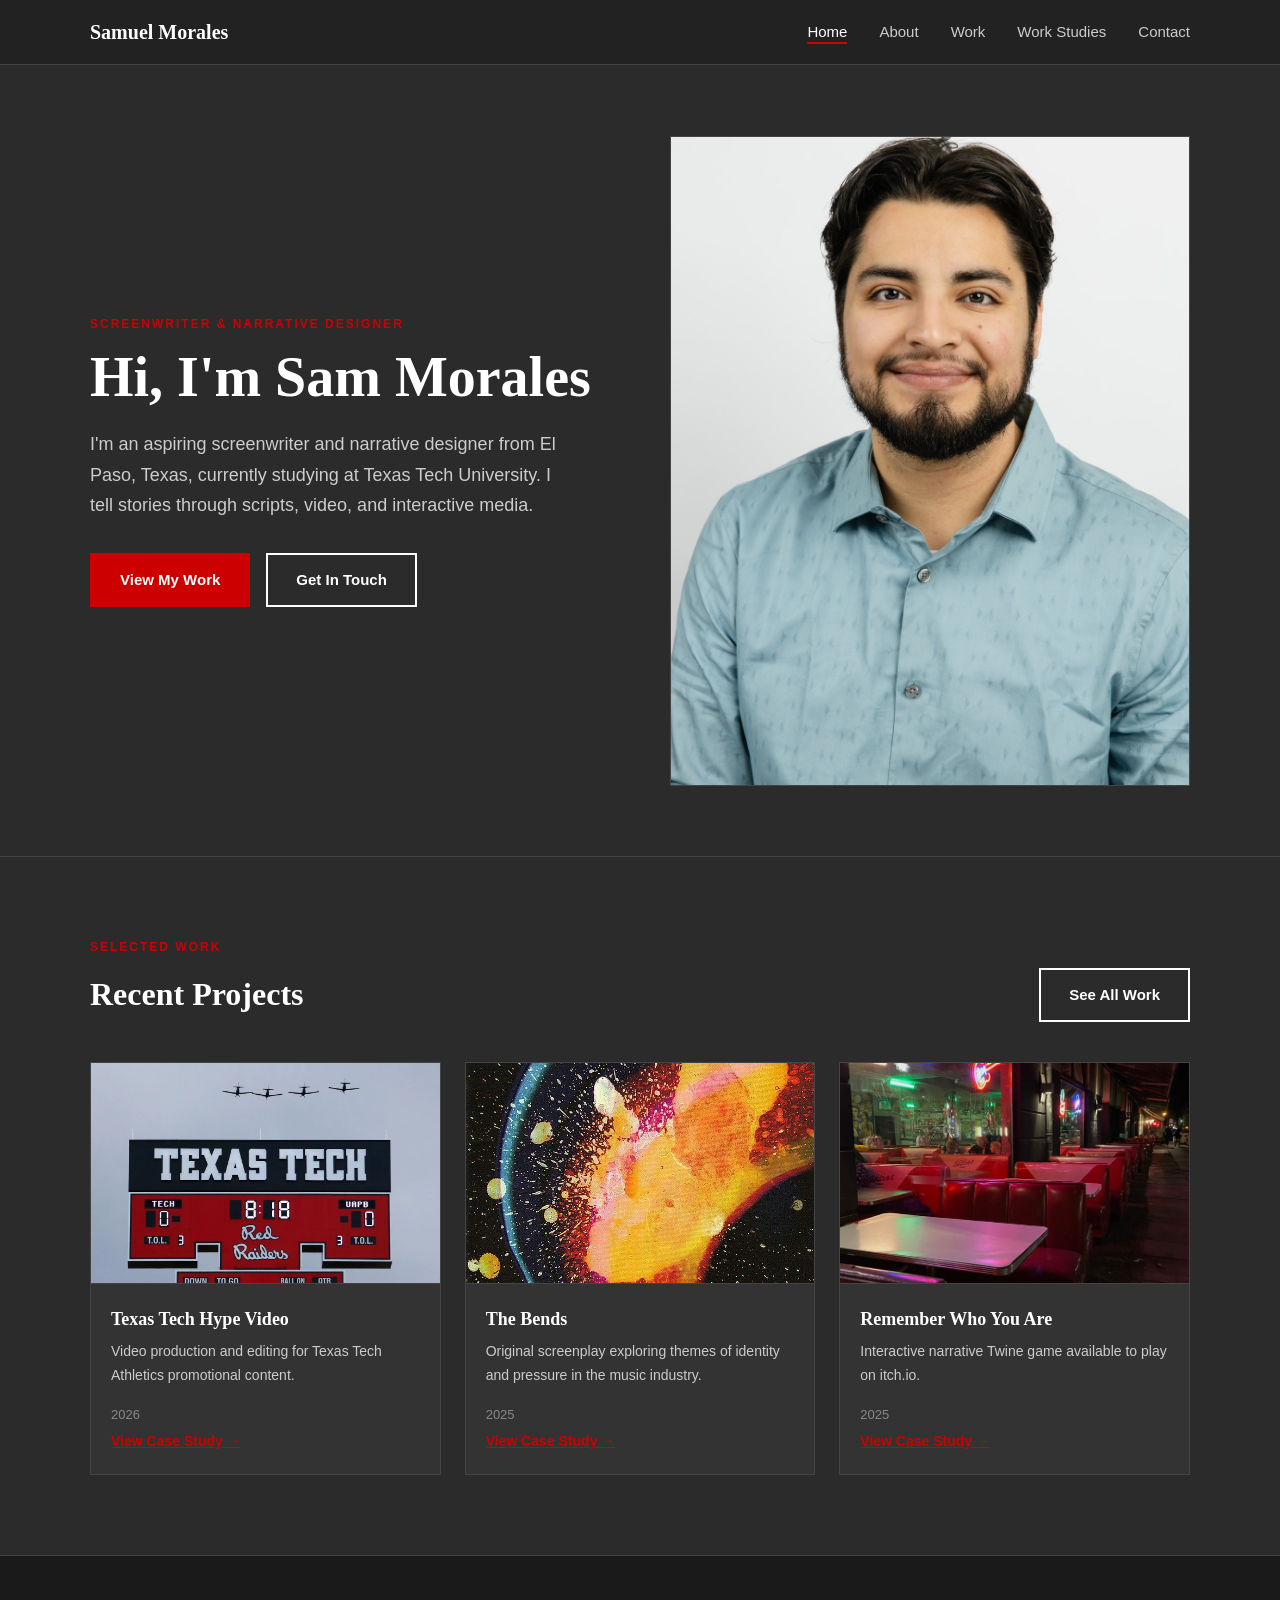
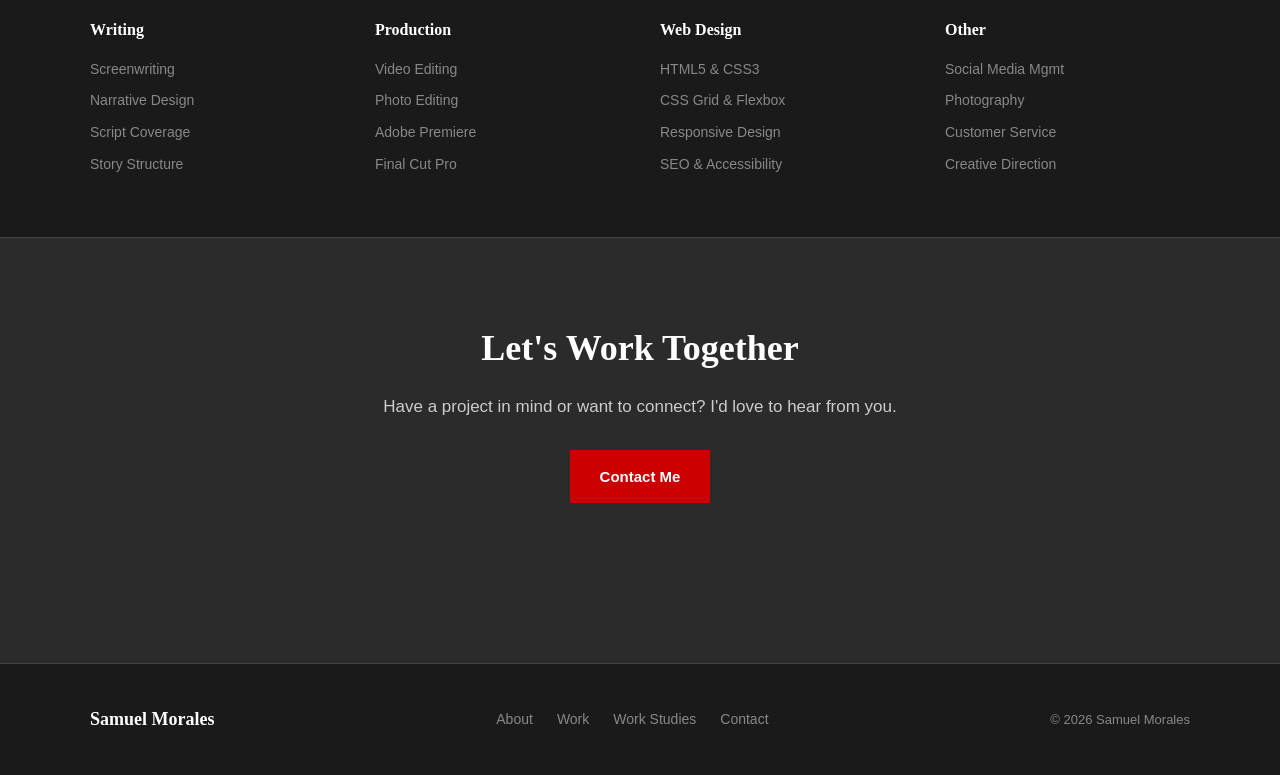
<file: Morales_Project3/index.html>
<!DOCTYPE html>
<html lang="en">
<head>
  <meta charset="UTF-8">
  <meta name="viewport" content="width=device-width, initial-scale=1.0">
  <title>Samuel Morales | Screenwriter & Narrative Designer</title>
  <meta name="description" content="Samuel Morales is a screenwriter and narrative designer from El Paso, Texas. Senior at Texas Tech University with a passion for storytelling and creative media.">
  <meta property="og:type" content="website">
  <meta property="og:title" content="Samuel Morales | Screenwriter & Narrative Designer">
  <meta property="og:description" content="Screenwriter and narrative designer from El Paso, Texas. Senior at Texas Tech University.">
  <meta property="og:url" content="https://samuelmorales.com/">
  <meta name="twitter:card" content="summary_large_image">
  <meta name="twitter:title" content="Samuel Morales | Screenwriter & Narrative Designer">
  <link rel="stylesheet" href="css/style.css">
</head>
<body>

  <a href="#main" class="skip-link">Skip to main content</a>

  <header class="site-header">
    <div class="header-inner">
      <a href="index.html" class="site-logo">Samuel Morales</a>
      <button class="hamburger" id="hamburger" aria-label="Toggle navigation">&#9776;</button>
      <nav class="main-nav" aria-label="Main navigation">
                <ul id="nav-list">
          <li><a href="index.html" class="active">Home</a></li>
          <li><a href="about.html">About</a></li>
          <li><a href="work.html">Work</a></li>
          <li><a href="work-studies.html">Work Studies</a></li>
          <li><a href="contact.html">Contact</a></li>
        </ul>
      </nav>
    </div>
  </header>

  <main id="main">

    <!-- HERO -->
    <section class="hero">
      <div class="hero-inner fade-up">
        <div class="hero-text">
          <span class="section-label">Screenwriter & Narrative Designer</span>
          <h1>Hi, I'm Sam Morales</h1>
          <p>I'm an aspiring screenwriter and narrative designer from El Paso, Texas, currently studying at Texas Tech University. I tell stories through scripts, video, and interactive media.</p>
          <div class="hero-buttons">
            <a href="work.html" class="btn btn-red">View My Work</a>
            <a href="contact.html" class="btn btn-outline">Get In Touch</a>
          </div>
        </div>
        <img
          src="assets/images/headshot.jpeg"
          alt="Samuel Morales, screenwriter and narrative designer"
          class="hero-photo"
          width="500" height="625">
      </div>
    </section>

    <!-- FEATURED WORK -->
    <section class="featured">
      <div class="featured-header">
        <div>
          <span class="section-label">Selected Work</span>
          <h2>Recent Projects</h2>
        </div>
        <a href="work.html" class="btn btn-outline">See All Work</a>
      </div>

      <div class="projects-grid">

        <article class="project-card">
          <img
            src="assets/images/TTScoreB.jpg"
            alt="Texas Tech Hype Video thumbnail"
            width="600" height="220"
            loading="lazy">
          <div class="project-card-info">
            <h3>Texas Tech Hype Video</h3>
            <p>Video production and editing for Texas Tech Athletics promotional content.</p>
            <span class="year">2026</span><br>
            <a href="case-studies/project-one.html" class="card-link">View Case Study &rarr;</a>
          </div>
        </article>

        <article class="project-card">
          <img
            src="assets/images/In Rainbows.jpg"
            alt="The Bends screenplay thumbnail"
            width="600" height="220"
            loading="lazy">
          <div class="project-card-info">
            <h3>The Bends</h3>
            <p>Original screenplay exploring themes of identity and pressure in the music industry.</p>
            <span class="year">2025</span><br>
            <a href="case-studies/project-two.html" class="card-link">View Case Study &rarr;</a>
          </div>
        </article>

        <article class="project-card">
          <img
            src="assets/images/diner.jpg"
            alt="Remember Who You Are Twine game thumbnail"
            width="600" height="220"
            loading="lazy">
          <div class="project-card-info">
            <h3>Remember Who You Are</h3>
            <p>Interactive narrative Twine game available to play on itch.io.</p>
            <span class="year">2025</span><br>
            <a href="case-studies/project-three.html" class="card-link">View Case Study &rarr;</a>
          </div>
        </article>

      </div>
    </section>

    <!-- SKILLS -->
    <section class="skills-strip" aria-label="Skills and tools">
      <div class="skills-inner">
        <div class="skill-group">
          <h3>Writing</h3>
          <ul>
            <li>Screenwriting</li>
            <li>Narrative Design</li>
            <li>Script Coverage</li>
            <li>Story Structure</li>
          </ul>
        </div>
        <div class="skill-group">
          <h3>Production</h3>
          <ul>
            <li>Video Editing</li>
            <li>Photo Editing</li>
            <li>Adobe Premiere</li>
            <li>Final Cut Pro</li>
          </ul>
        </div>
        <div class="skill-group">
          <h3>Web Design</h3>
          <ul>
            <li>HTML5 & CSS3</li>
            <li>CSS Grid & Flexbox</li>
            <li>Responsive Design</li>
            <li>SEO & Accessibility</li>
          </ul>
        </div>
        <div class="skill-group">
          <h3>Other</h3>
          <ul>
            <li>Social Media Mgmt</li>
            <li>Photography</li>
            <li>Customer Service</li>
            <li>Creative Direction</li>
          </ul>
        </div>
      </div>
    </section>

    <!-- CTA -->
    <section class="cta">
      <h2>Let's Work Together</h2>
      <p>Have a project in mind or want to connect? I'd love to hear from you.</p>
      <a href="contact.html" class="btn btn-red">Contact Me</a>
    </section>

  </main>

  <footer class="site-footer">
    <div class="footer-inner">
      <span class="footer-logo">Samuel Morales</span>
      <nav class="footer-links" aria-label="Footer navigation">
        <a href="about.html">About</a>
        <a href="work.html">Work</a>
        <a href="work-studies.html">Work Studies</a>
        <a href="contact.html">Contact</a>
      </nav>
      <span class="footer-copy">&copy; 2026 Samuel Morales</span>
    </div>
  </footer>

  <script>
    document.getElementById('hamburger').addEventListener('click', function() {
      document.getElementById('nav-list').classList.toggle('nav-open');
    });
  </script>

</body>
</html>
</file>
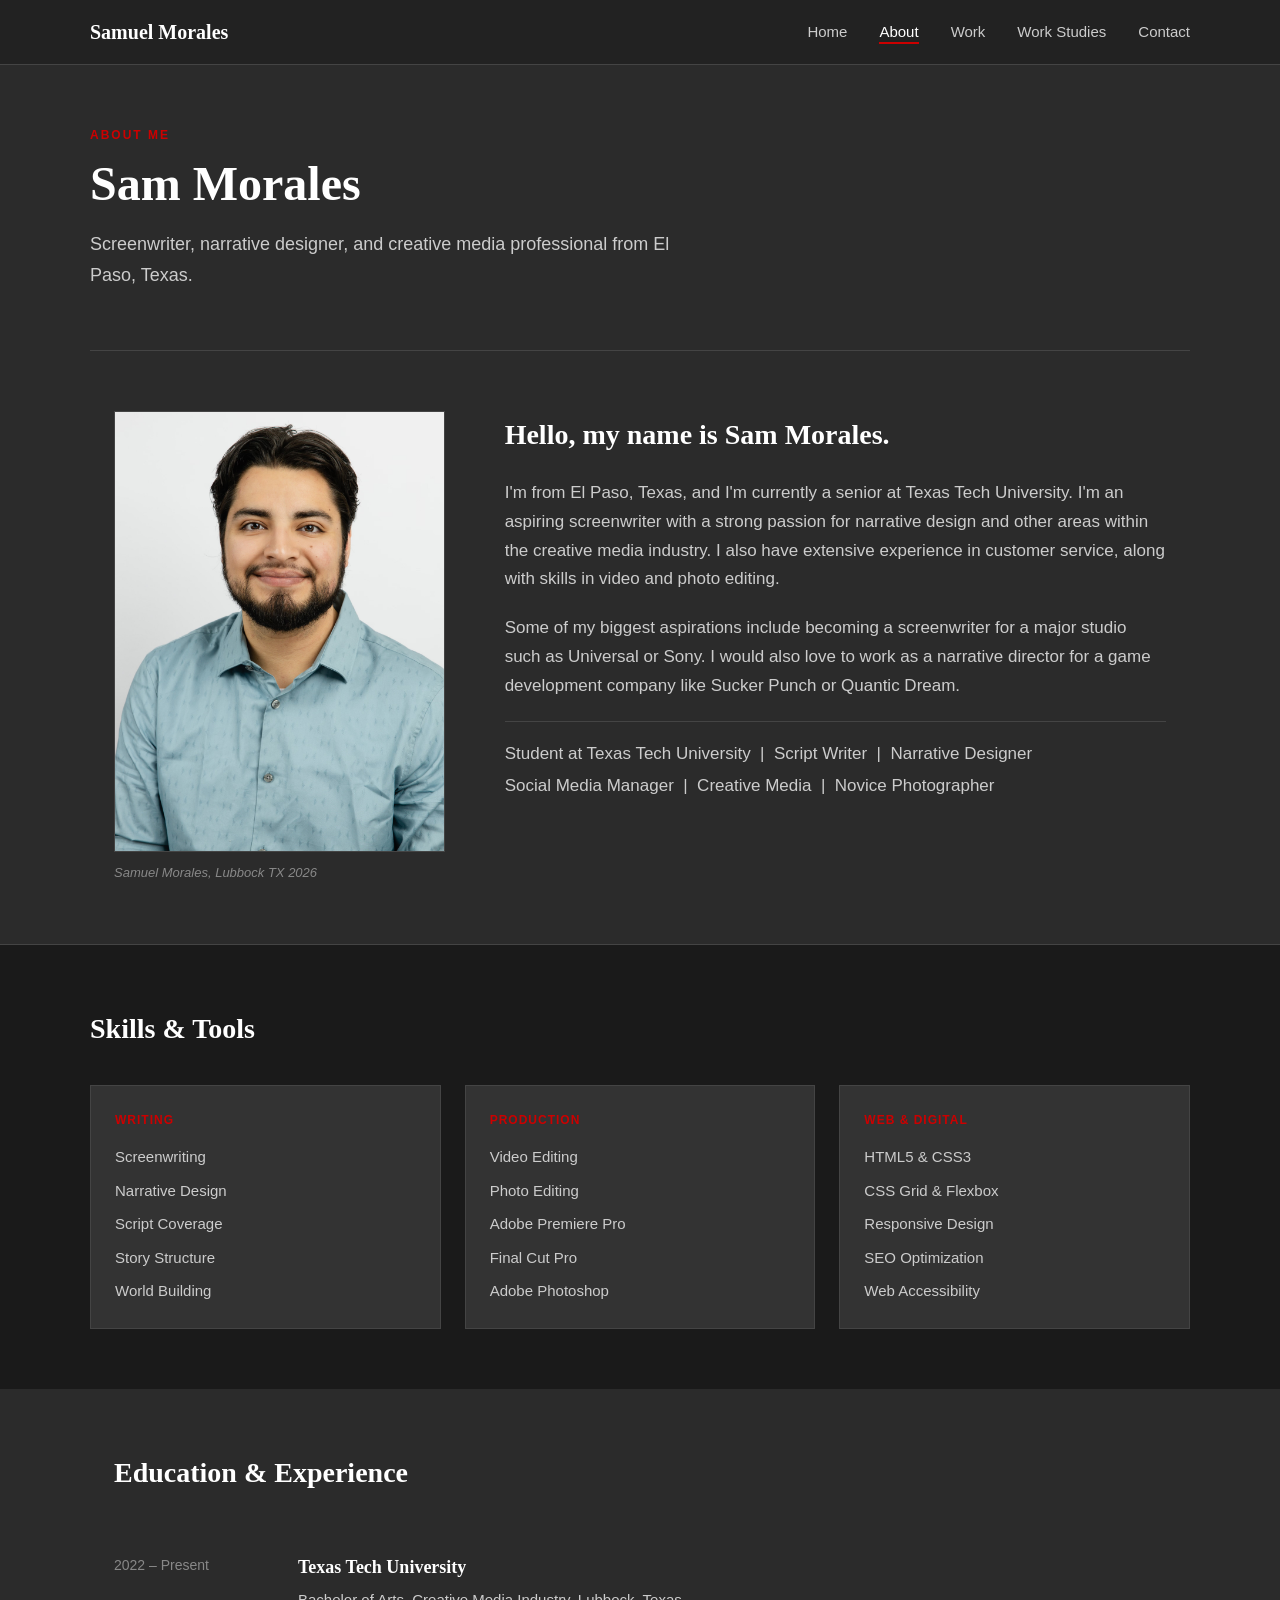
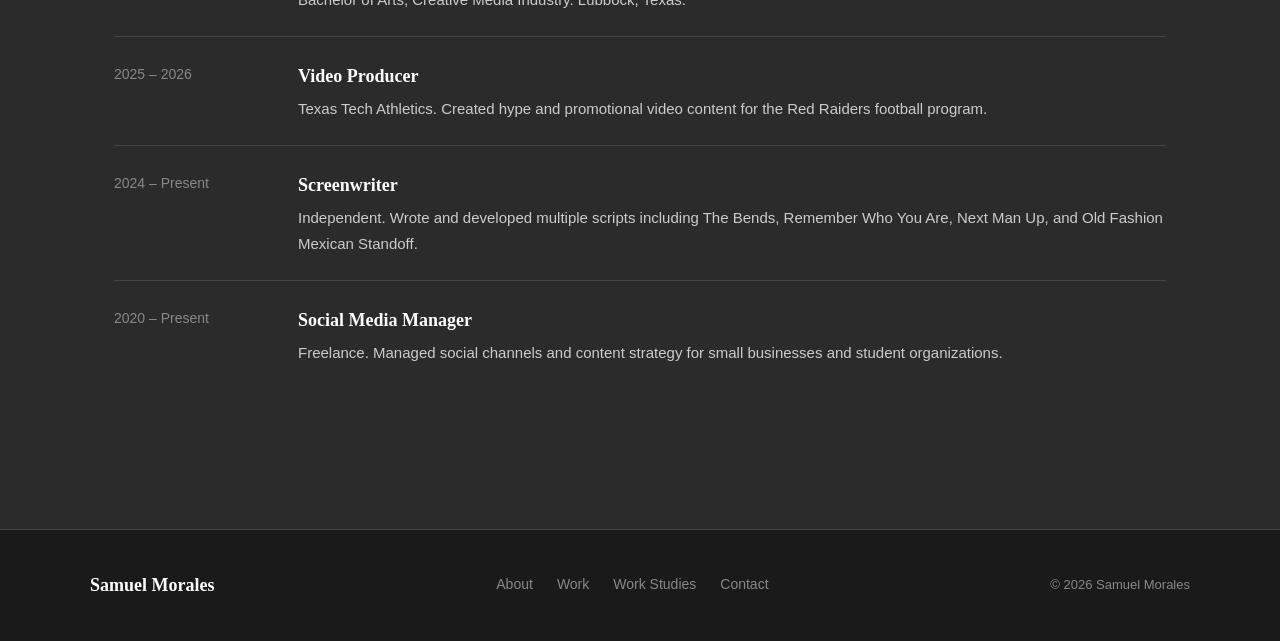
<file: Morales_Project3/about.html>
<!DOCTYPE html>
<html lang="en">
<head>
  <meta charset="UTF-8">
  <meta name="viewport" content="width=device-width, initial-scale=1.0">
  <title>About Samuel Morales | Screenwriter & Narrative Designer</title>
  <meta name="description" content="Samuel Morales is a senior at Texas Tech University from El Paso, Texas. Aspiring screenwriter, narrative designer, and creative media professional.">
  <meta property="og:title" content="About Samuel Morales">
  <meta property="og:description" content="Screenwriter and narrative designer from El Paso, Texas. Senior at Texas Tech University.">
  <link rel="stylesheet" href="css/style.css">
</head>
<body>

  <a href="#main" class="skip-link">Skip to main content</a>

  <header class="site-header">
    <div class="header-inner">
      <a href="index.html" class="site-logo">Samuel Morales</a>
      <button class="hamburger" id="hamburger" aria-label="Toggle navigation">&#9776;</button>
      <nav class="main-nav" aria-label="Main navigation">
                <ul id="nav-list">
          <li><a href="index.html">Home</a></li>
          <li><a href="about.html" class="active">About</a></li>
          <li><a href="work.html">Work</a></li>
          <li><a href="work-studies.html">Work Studies</a></li>
          <li><a href="contact.html">Contact</a></li>
        </ul>
      </nav>
    </div>
  </header>

  <main id="main">

    <div class="page-hero container">
      <span class="section-label">About Me</span>
      <h1>Sam Morales</h1>
      <p>Screenwriter, narrative designer, and creative media professional from El Paso, Texas.</p>
    </div>

    <div class="about-layout fade-up">
      <div>
        <!-- Replace with: assets/images/profile/headshot.jpg -->
        <img
          src="assets/images/headshot.jpeg"
          alt="Samuel Morales headshot"
          class="about-photo"
          width="400" height="533">
        <p class="about-photo-caption">Samuel Morales, Lubbock TX 2026</p>
      </div>

      <div class="about-text">
        <h2>Hello, my name is Sam Morales.</h2>
        <p>I'm from El Paso, Texas, and I'm currently a senior at Texas Tech University. I'm an aspiring screenwriter with a strong passion for narrative design and other areas within the creative media industry. I also have extensive experience in customer service, along with skills in video and photo editing.</p>
        <p>Some of my biggest aspirations include becoming a screenwriter for a major studio such as Universal or Sony. I would also love to work as a narrative director for a game development company like Sucker Punch or Quantic Dream.</p>
        <p class="about-roles">
          Student at Texas Tech University &nbsp;|&nbsp; Script Writer &nbsp;|&nbsp; Narrative Designer<br>
          Social Media Manager &nbsp;|&nbsp; Creative Media &nbsp;|&nbsp; Novice Photographer
        </p>
      </div>
    </div>

    <section class="skills-section" aria-labelledby="skills-heading">
      <h2 id="skills-heading">Skills & Tools</h2>
      <div class="skills-grid">
        <div class="skill-card">
          <h3>Writing</h3>
          <ul>
            <li>Screenwriting</li>
            <li>Narrative Design</li>
            <li>Script Coverage</li>
            <li>Story Structure</li>
            <li>World Building</li>
          </ul>
        </div>
        <div class="skill-card">
          <h3>Production</h3>
          <ul>
            <li>Video Editing</li>
            <li>Photo Editing</li>
            <li>Adobe Premiere Pro</li>
            <li>Final Cut Pro</li>
            <li>Adobe Photoshop</li>
          </ul>
        </div>
        <div class="skill-card">
          <h3>Web & Digital</h3>
          <ul>
            <li>HTML5 & CSS3</li>
            <li>CSS Grid & Flexbox</li>
            <li>Responsive Design</li>
            <li>SEO Optimization</li>
            <li>Web Accessibility</li>
          </ul>
        </div>
      </div>
    </section>

    <section class="experience-section" aria-labelledby="exp-heading">
      <h2 id="exp-heading">Education & Experience</h2>

      <div class="exp-item">
        <span class="exp-year">2022 &ndash; Present</span>
        <div class="exp-detail">
          <h3>Texas Tech University</h3>
          <p>Bachelor of Arts, Creative Media Industry. Lubbock, Texas.</p>
        </div>
      </div>

      <div class="exp-item">
        <span class="exp-year">2025 &ndash; 2026</span>
        <div class="exp-detail">
          <h3>Video Producer</h3>
          <p>Texas Tech Athletics. Created hype and promotional video content for the Red Raiders football program.</p>
        </div>
      </div>

      <div class="exp-item">
        <span class="exp-year">2024 &ndash; Present</span>
        <div class="exp-detail">
          <h3>Screenwriter</h3>
          <p>Independent. Wrote and developed multiple scripts including The Bends, Remember Who You Are, Next Man Up, and Old Fashion Mexican Standoff.</p>
        </div>
      </div>

      <div class="exp-item">
        <span class="exp-year">2020 &ndash; Present</span>
        <div class="exp-detail">
          <h3>Social Media Manager</h3>
          <p>Freelance. Managed social channels and content strategy for small businesses and student organizations.</p>
        </div>
      </div>

    </section>

  </main>

  <footer class="site-footer">
    <div class="footer-inner">
      <span class="footer-logo">Samuel Morales</span>
      <nav class="footer-links" aria-label="Footer navigation">
        <a href="about.html">About</a>
        <a href="work.html">Work</a>
        <a href="work-studies.html">Work Studies</a>
        <a href="contact.html">Contact</a>
      </nav>
      <span class="footer-copy">&copy; 2026 Samuel Morales</span>
    </div>
  </footer>

  <script>
    document.getElementById('hamburger').addEventListener('click', function() {
      document.getElementById('nav-list').classList.toggle('nav-open');
    });
  </script>

</body>
</html>
</file>
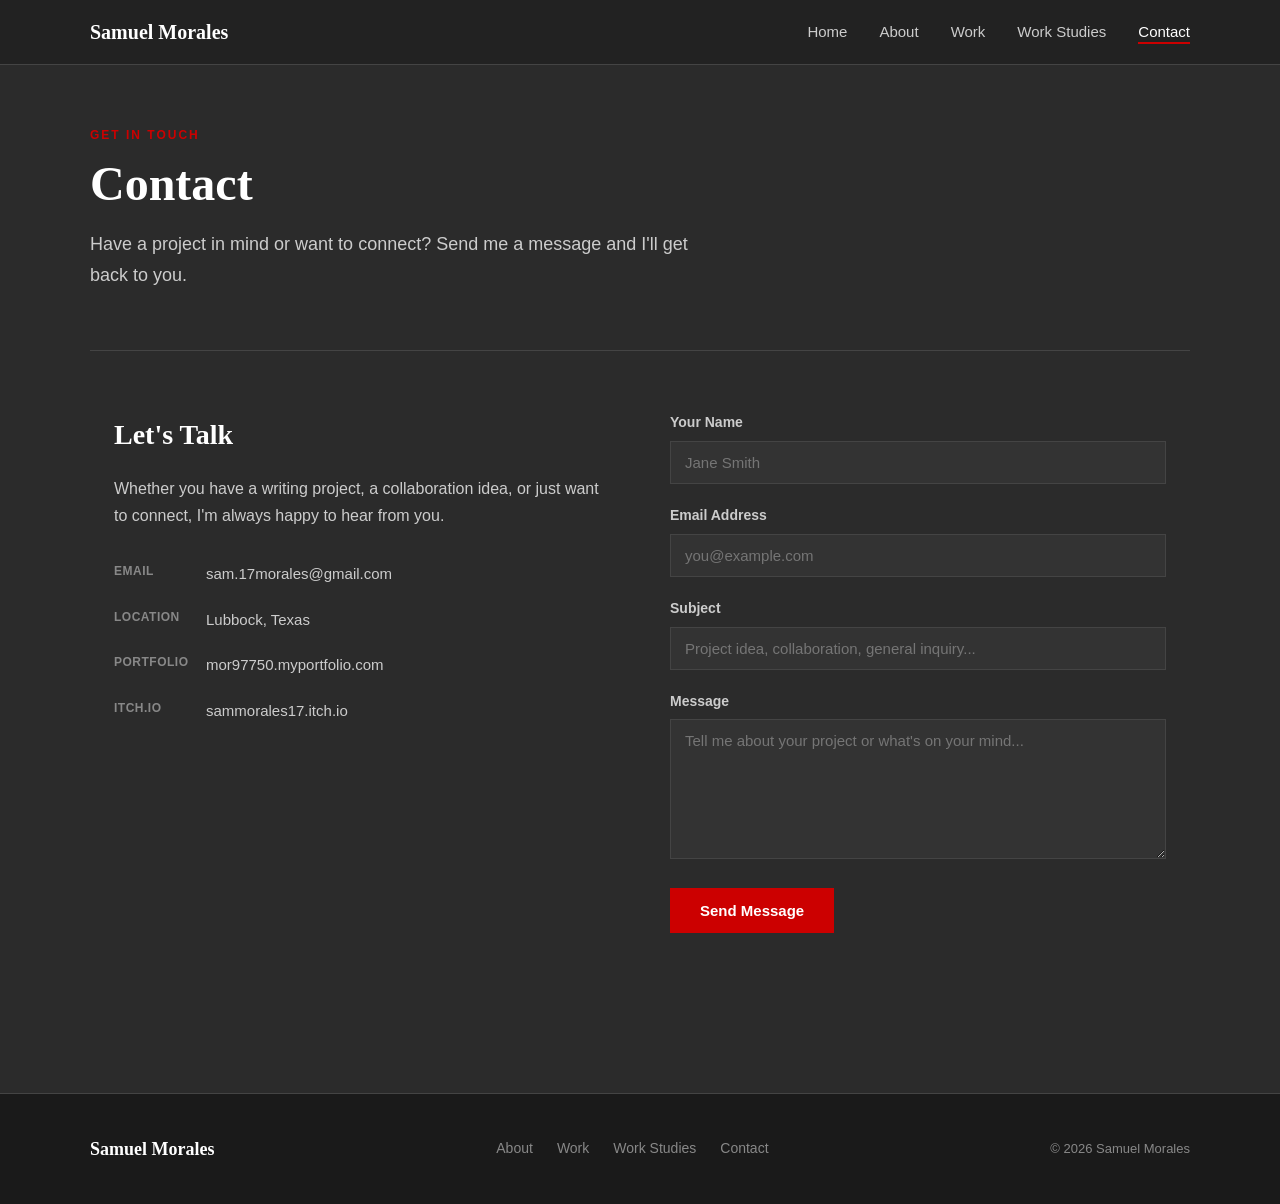
<file: Morales_Project3/contact.html>
<!DOCTYPE html>
<html lang="en">
<head>
  <meta charset="UTF-8">
  <meta name="viewport" content="width=device-width, initial-scale=1.0">
  <title>Contact Samuel Morales | Screenwriter & Narrative Designer</title>
  <meta name="description" content="Get in touch with Samuel Morales for screenwriting, narrative design, video production, or creative media collaborations.">
  <meta property="og:title" content="Contact Samuel Morales">
  <meta property="og:description" content="Get in touch for screenwriting, narrative design, or creative media work.">
  <link rel="stylesheet" href="css/style.css">
</head>
<body>

  <a href="#main" class="skip-link">Skip to main content</a>

  <header class="site-header">
    <div class="header-inner">
      <a href="index.html" class="site-logo">Samuel Morales</a>
      <button class="hamburger" id="hamburger" aria-label="Toggle navigation">&#9776;</button>
      <nav class="main-nav" aria-label="Main navigation">
                <ul id="nav-list">
          <li><a href="index.html">Home</a></li>
          <li><a href="about.html">About</a></li>
          <li><a href="work.html">Work</a></li>
          <li><a href="work-studies.html">Work Studies</a></li>
          <li><a href="contact.html" class="active">Contact</a></li>
        </ul>
      </nav>
    </div>
  </header>

  <main id="main">

    <div class="page-hero container">
      <span class="section-label">Get In Touch</span>
      <h1>Contact</h1>
      <p>Have a project in mind or want to connect? Send me a message and I'll get back to you.</p>
    </div>

    <div class="contact-layout container fade-up">

      <div class="contact-info">
        <h2>Let's Talk</h2>
        <p>Whether you have a writing project, a collaboration idea, or just want to connect, I'm always happy to hear from you.</p>

        <div class="contact-detail">
          <strong>Email</strong>
          <span>sam.17morales@gmail.com</span>
        </div>
        <div class="contact-detail">
          <strong>Location</strong>
          <span>Lubbock, Texas</span>
        </div>
        <div class="contact-detail">
          <strong>Portfolio</strong>
          <span>mor97750.myportfolio.com</span>
        </div>
        <div class="contact-detail">
          <strong>Itch.io</strong>
          <span>sammorales17.itch.io</span>
        </div>
      </div>

      <form class="contact-form" aria-label="Contact form">
        <label for="name">Your Name</label>
        <input type="text" id="name" name="name" placeholder="Jane Smith" required>

        <label for="email">Email Address</label>
        <input type="email" id="email" name="email" placeholder="you@example.com" required>

        <label for="subject">Subject</label>
        <input type="text" id="subject" name="subject" placeholder="Project idea, collaboration, general inquiry...">

        <label for="message">Message</label>
        <textarea id="message" name="message" placeholder="Tell me about your project or what's on your mind..." required></textarea>

        <button type="submit" class="btn btn-red">Send Message</button>
      </form>

    </div>

  </main>

  <footer class="site-footer">
    <div class="footer-inner">
      <span class="footer-logo">Samuel Morales</span>
      <nav class="footer-links" aria-label="Footer navigation">
        <a href="about.html">About</a>
        <a href="work.html">Work</a>
        <a href="work-studies.html">Work Studies</a>
        <a href="contact.html">Contact</a>
      </nav>
      <span class="footer-copy">&copy; 2026 Samuel Morales</span>
    </div>
  </footer>

  <script>
    document.getElementById('hamburger').addEventListener('click', function() {
      document.getElementById('nav-list').classList.toggle('nav-open');
    });
  </script>

</body>
</html>
</file>
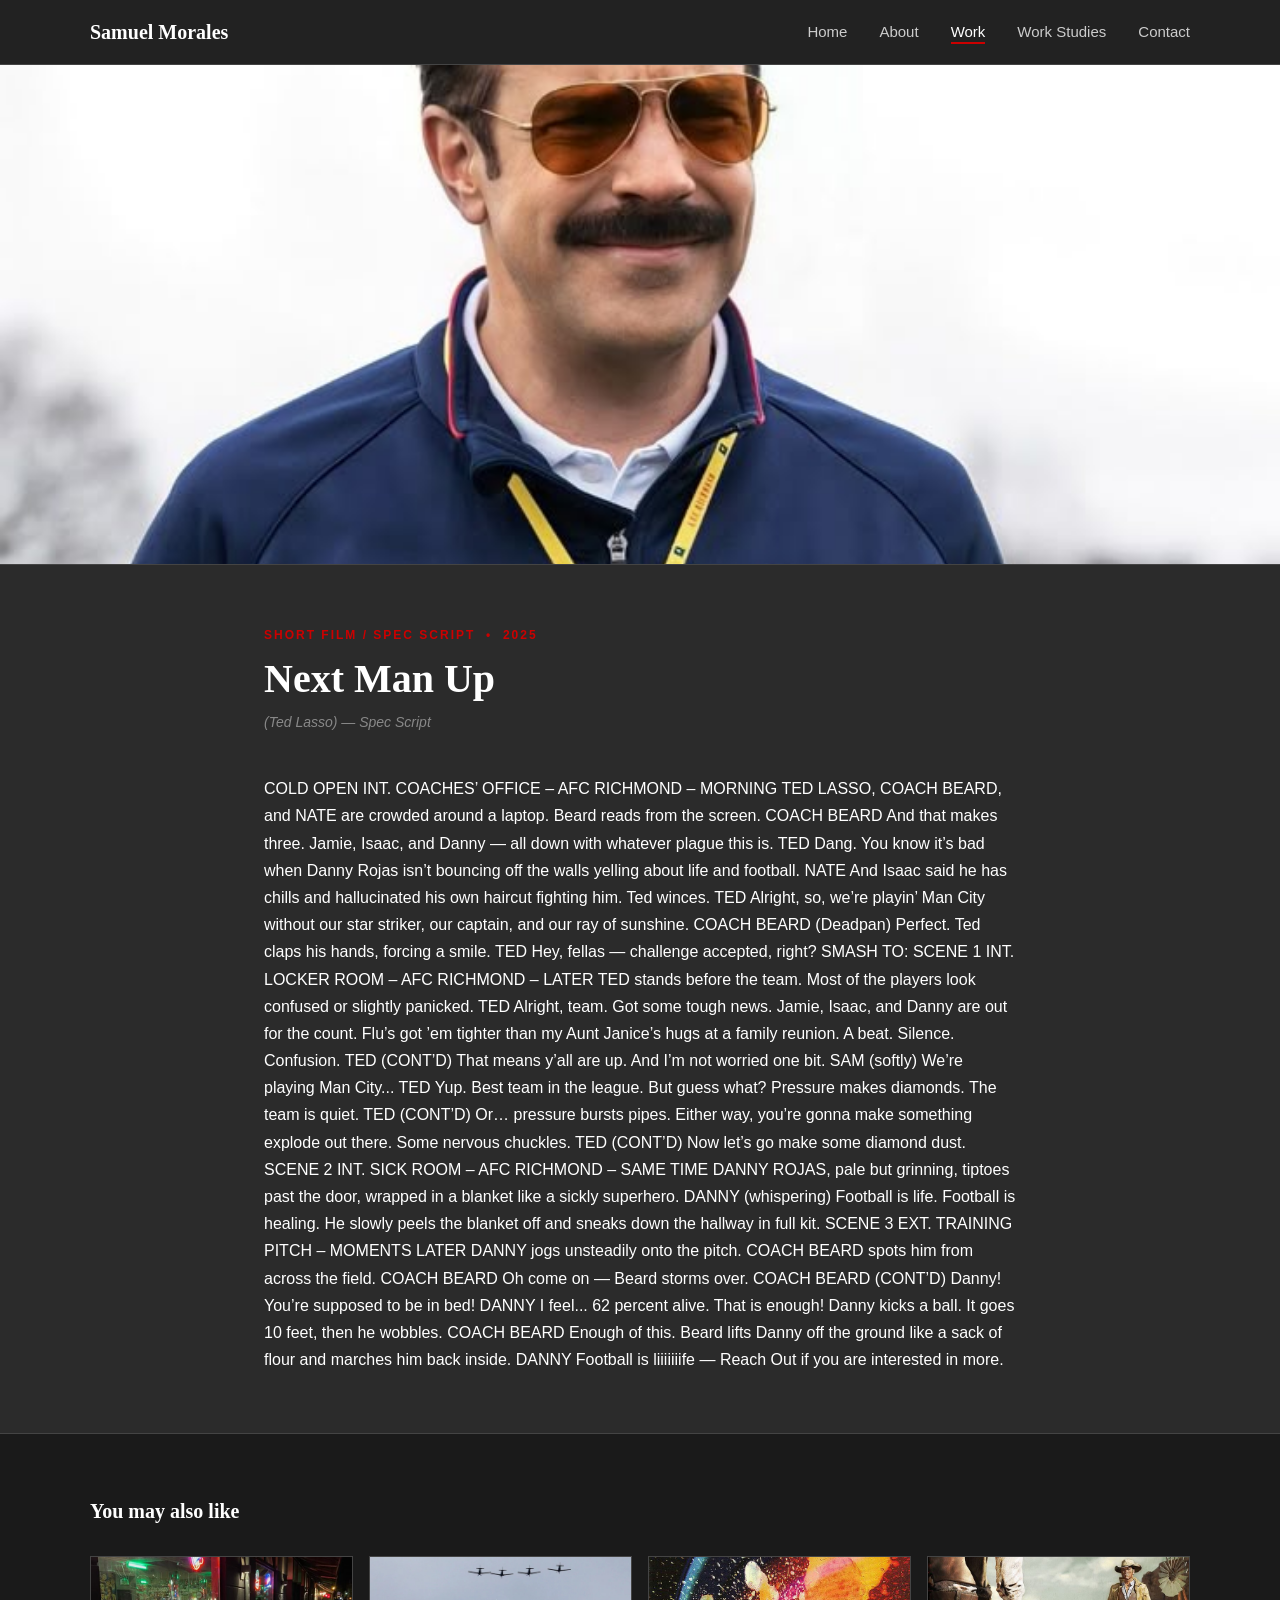
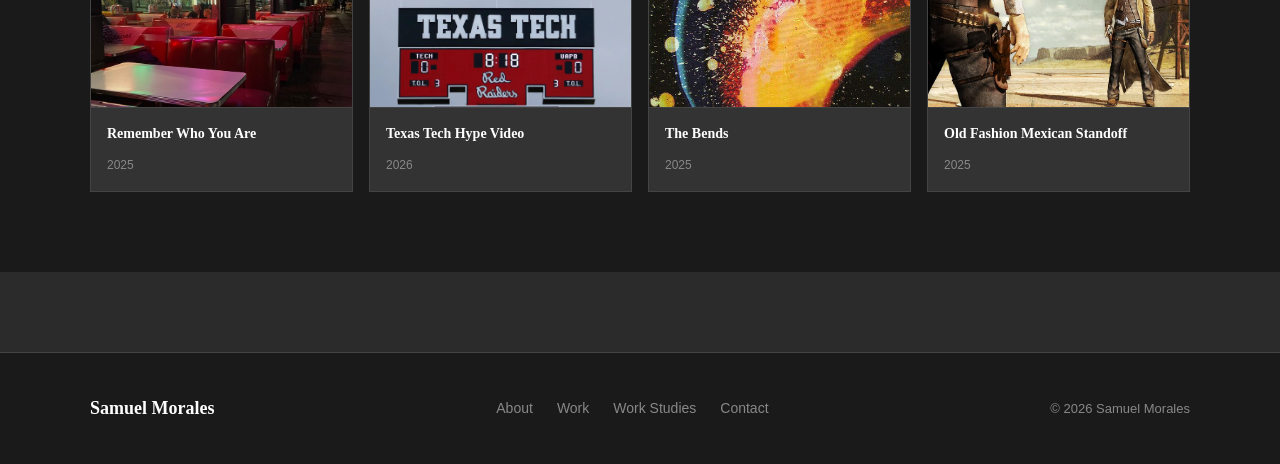
<file: Morales_Project3/next-man-up.html>
<!DOCTYPE html>
<html lang="en">
<head>
  <meta charset="UTF-8">
  <meta name="viewport" content="width=device-width, initial-scale=1.0">
  <title>Next Man Up | Samuel Morales</title>
  <meta name="description" content="Next Man Up — a Ted Lasso spec script by Samuel Morales following AFC Richmond through an injury crisis against Man City.">
  <link rel="stylesheet" href="css/style.css">
</head>
<body>

  <a href="#main" class="skip-link">Skip to main content</a>

  <header class="site-header">
    <div class="header-inner">
      <a href="index.html" class="site-logo">Samuel Morales</a>
      <button class="hamburger" id="hamburger" aria-label="Toggle navigation">&#9776;</button>
      <nav class="main-nav" aria-label="Main navigation">
        <ul id="nav-list">
          <li><a href="index.html">Home</a></li>
          <li><a href="about.html">About</a></li>
          <li><a href="work.html" class="active">Work</a></li>
          <li><a href="work-studies.html">Work Studies</a></li>
          <li><a href="contact.html">Contact</a></li>
        </ul>
      </nav>
    </div>
  </header>

  <main id="main">

    <div class="project-hero">
      <img
        src="assets/images/Ted Lasso wallpaper.jpg"
        alt="Next Man Up cover image"
        width="1200" height="500">
    </div>

    <div class="project-content">
      <span class="section-label">Short Film / Spec Script &nbsp;&bull;&nbsp; 2025</span>
      <h1>Next Man Up</h1>
      <span class="subtitle">(Ted Lasso) &mdash; Spec Script</span>

      <div class="script-block">COLD OPEN

INT. COACHES&rsquo; OFFICE &ndash; AFC RICHMOND &ndash; MORNING

TED LASSO, COACH BEARD, and NATE are crowded around a laptop.
Beard reads from the screen.

COACH BEARD
And that makes three. Jamie, Isaac, and Danny &mdash;
all down with whatever plague this is.

TED
Dang. You know it&rsquo;s bad when Danny Rojas isn&rsquo;t
bouncing off the walls yelling about life and football.

NATE
And Isaac said he has chills and hallucinated
his own haircut fighting him.

Ted winces.

TED
Alright, so, we&rsquo;re playin&rsquo; Man City without our
star striker, our captain, and our ray of sunshine.

COACH BEARD
(Deadpan)
Perfect.

Ted claps his hands, forcing a smile.

TED
Hey, fellas &mdash; challenge accepted, right?

SMASH TO:

SCENE 1

INT. LOCKER ROOM &ndash; AFC RICHMOND &ndash; LATER

TED stands before the team. Most of the players look confused
or slightly panicked.

TED
Alright, team. Got some tough news. Jamie, Isaac,
and Danny are out for the count. Flu&rsquo;s got &rsquo;em
tighter than my Aunt Janice&rsquo;s hugs at a family reunion.

A beat. Silence. Confusion.

TED (CONT&rsquo;D)
That means y&rsquo;all are up. And I&rsquo;m not worried one bit.

SAM
(softly)
We&rsquo;re playing Man City...

TED
Yup. Best team in the league. But guess what?
Pressure makes diamonds.

The team is quiet.

TED (CONT&rsquo;D)
Or&hellip; pressure bursts pipes. Either way, you&rsquo;re
gonna make something explode out there.

Some nervous chuckles.

TED (CONT&rsquo;D)
Now let&rsquo;s go make some diamond dust.

SCENE 2

INT. SICK ROOM &ndash; AFC RICHMOND &ndash; SAME TIME

DANNY ROJAS, pale but grinning, tiptoes past the door,
wrapped in a blanket like a sickly superhero.

DANNY
(whispering)
Football is life. Football is healing.

He slowly peels the blanket off and sneaks down the
hallway in full kit.

SCENE 3

EXT. TRAINING PITCH &ndash; MOMENTS LATER

DANNY jogs unsteadily onto the pitch. COACH BEARD spots
him from across the field.

COACH BEARD
Oh come on &mdash;

Beard storms over.

COACH BEARD (CONT&rsquo;D)
Danny! You&rsquo;re supposed to be in bed!

DANNY
I feel... 62 percent alive. That is enough!

Danny kicks a ball. It goes 10 feet, then he wobbles.

COACH BEARD
Enough of this.

Beard lifts Danny off the ground like a sack of flour
and marches him back inside.

DANNY
Football is liiiiiiife &mdash;

Reach Out if you are interested in more.</div>

    </div>

    <div class="related-section">
      <h2>You may also like</h2>
      <div class="related-grid">

        <a href="remember-who-you-are.html" class="related-card">
          <img
            src="assets/images/diner.jpg"
            alt="Remember Who You Are"
            width="400" height="150">
          <div class="related-card-info">
            <h3>Remember Who You Are</h3>
            <span class="year">2025</span>
          </div>
        </a>

        <a href="texas-tech-hype-video.html" class="related-card">
          <img
            src="assets/images/TTScoreB.jpg"
            alt="Texas Tech Hype Video"
            width="400" height="150">
          <div class="related-card-info">
            <h3>Texas Tech Hype Video</h3>
            <span class="year">2026</span>
          </div>
        </a>

        <a href="the-bends.html" class="related-card">
          <img
            src="assets/images/In Rainbows.jpg"
            alt="The Bends"
            width="400" height="150">
          <div class="related-card-info">
            <h3>The Bends</h3>
            <span class="year">2025</span>
          </div>
        </a>

        <a href="old-fashion-mexican-standoff.html" class="related-card">
          <img
            src="assets/images/High noon.jpg"
            alt="Old Fashion Mexican Standoff"
            width="400" height="150">
          <div class="related-card-info">
            <h3>Old Fashion Mexican Standoff</h3>
            <span class="year">2025</span>
          </div>
        </a>

      </div>
    </div>

  </main>

  <footer class="site-footer">
    <div class="footer-inner">
      <span class="footer-logo">Samuel Morales</span>
      <nav class="footer-links" aria-label="Footer navigation">
        <a href="about.html">About</a>
        <a href="work.html">Work</a>
        <a href="work-studies.html">Work Studies</a>
        <a href="contact.html">Contact</a>
      </nav>
      <span class="footer-copy">&copy; 2026 Samuel Morales</span>
    </div>
  </footer>

  <script>
    document.getElementById('hamburger').addEventListener('click', function() {
      document.getElementById('nav-list').classList.toggle('nav-open');
    });
  </script>

</body>
</html>
</file>
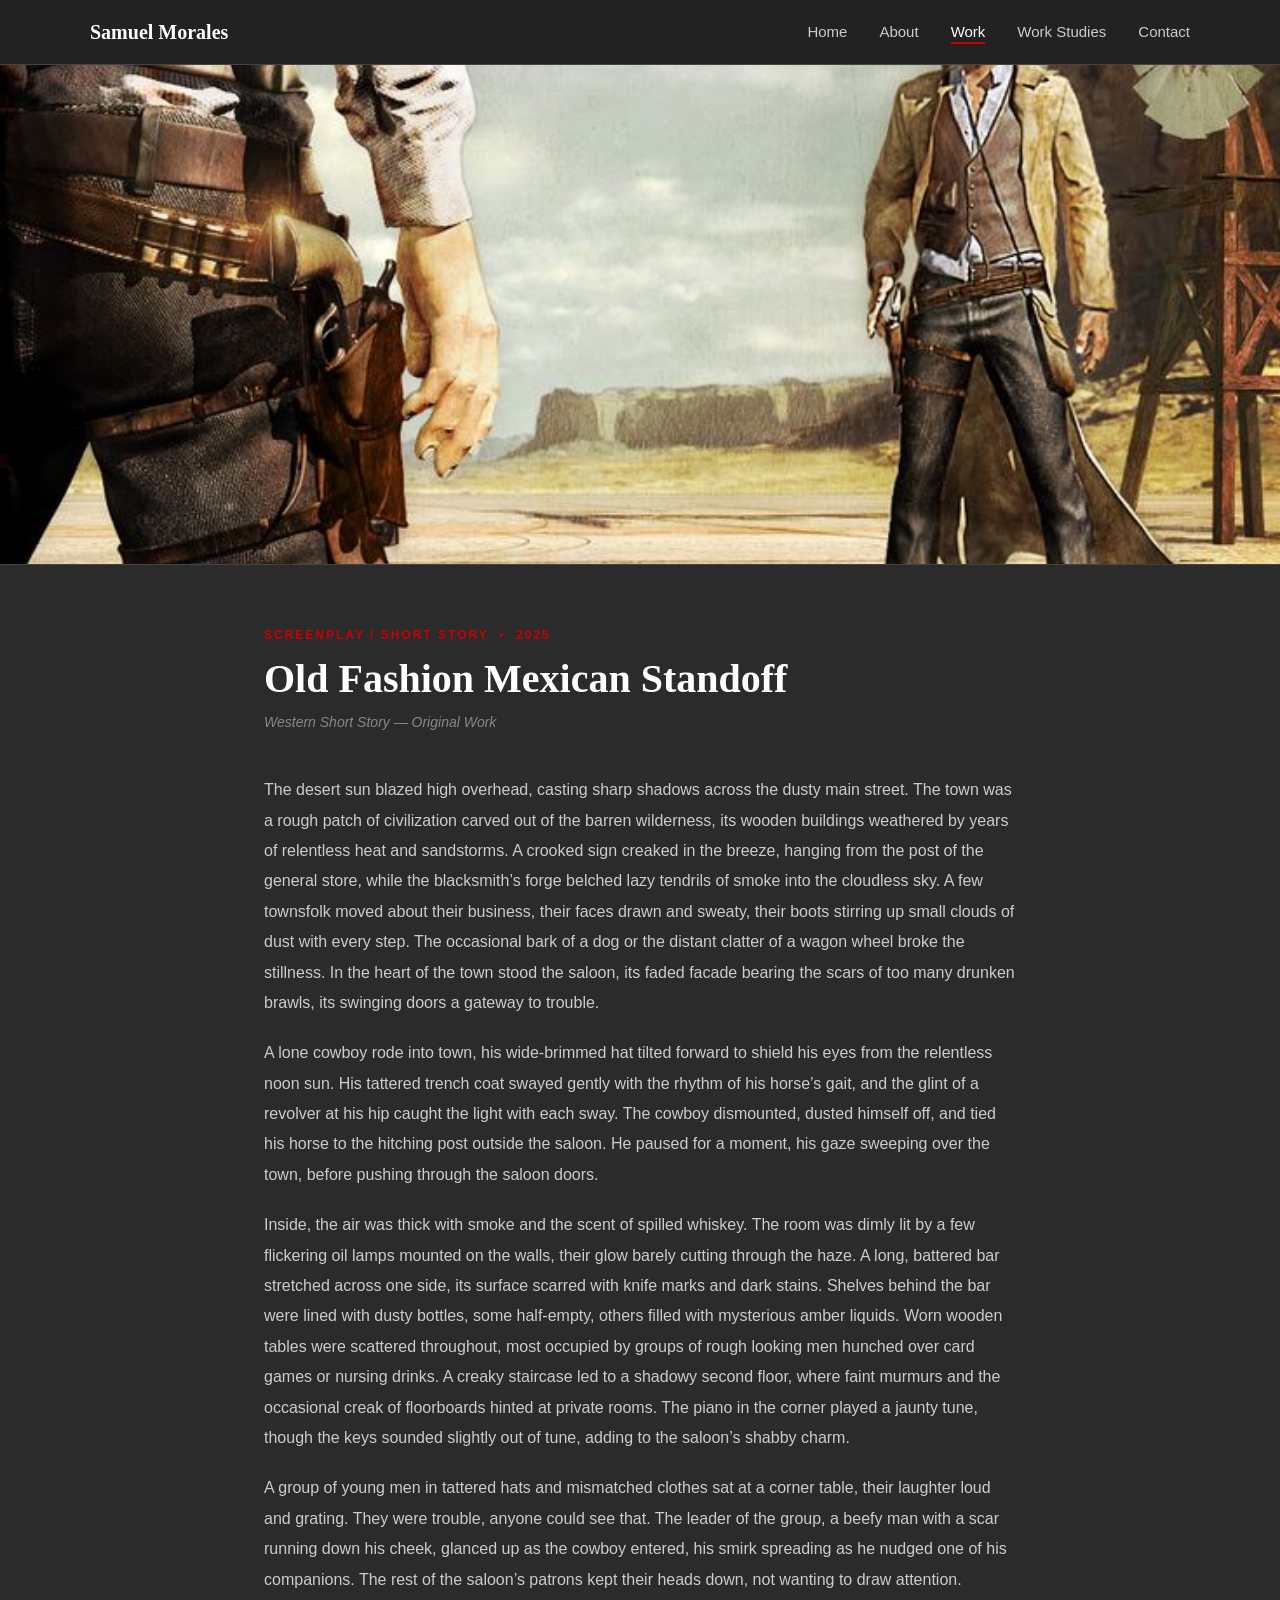
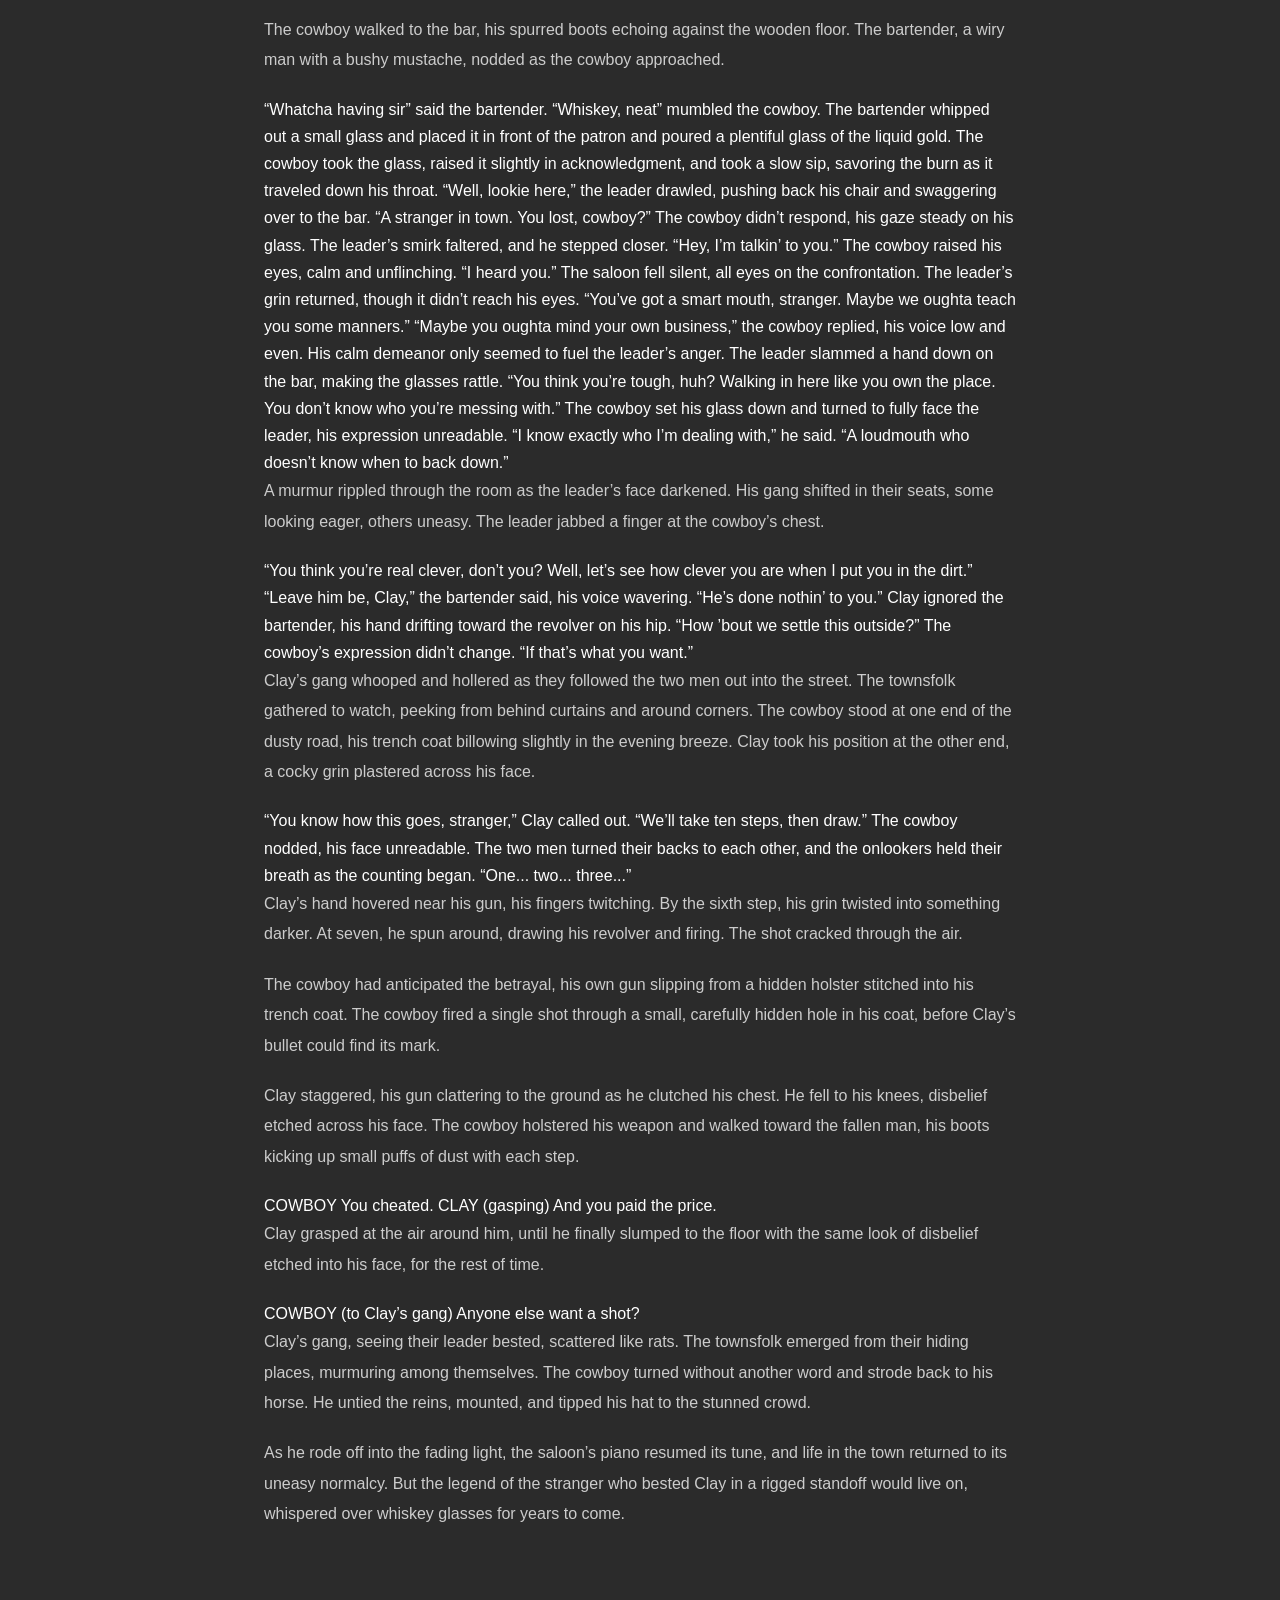
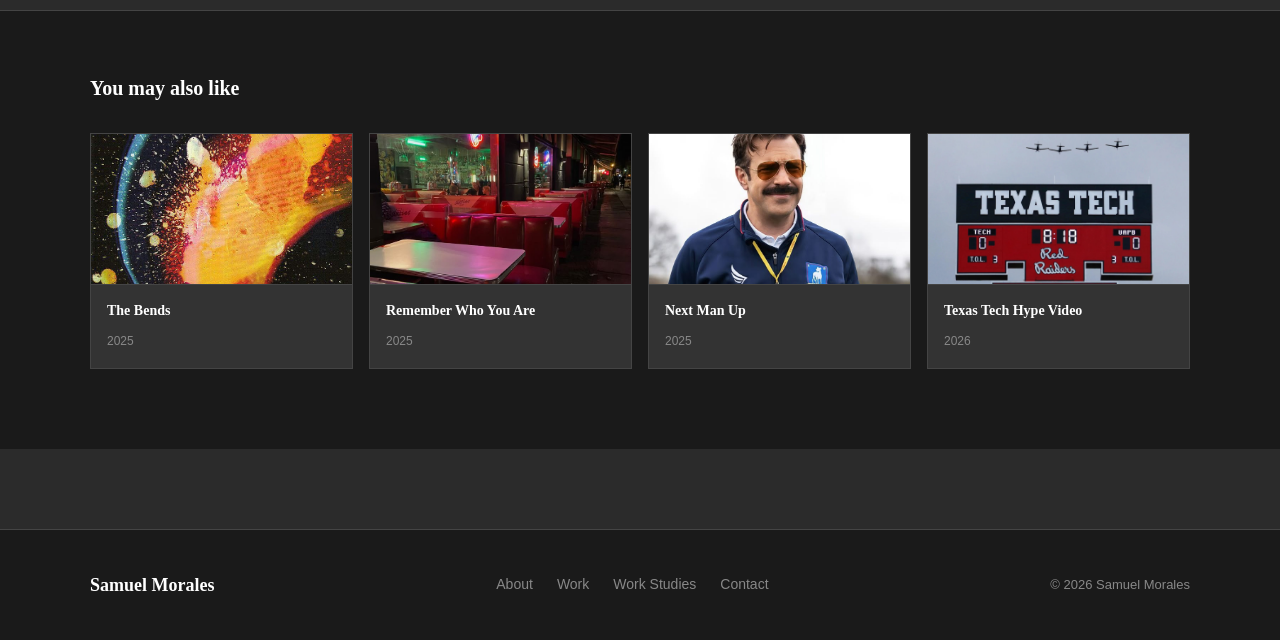
<file: Morales_Project3/old-fashion-mexican-standoff.html>
<!DOCTYPE html>
<html lang="en">
<head>
  <meta charset="UTF-8">
  <meta name="viewport" content="width=device-width, initial-scale=1.0">
  <title>Old Fashion Mexican Standoff | Samuel Morales</title>
  <meta name="description" content="Old Fashion Mexican Standoff — a Western short story by Samuel Morales about a stranger who outwits a rigged duel.">
  <link rel="stylesheet" href="css/style.css">
</head>
<body>

  <a href="#main" class="skip-link">Skip to main content</a>

  <header class="site-header">
    <div class="header-inner">
      <a href="index.html" class="site-logo">Samuel Morales</a>
      <button class="hamburger" id="hamburger" aria-label="Toggle navigation">&#9776;</button>
      <nav class="main-nav" aria-label="Main navigation">
        <ul id="nav-list">
          <li><a href="index.html">Home</a></li>
          <li><a href="about.html">About</a></li>
          <li><a href="work.html" class="active">Work</a></li>
          <li><a href="work-studies.html">Work Studies</a></li>
          <li><a href="contact.html">Contact</a></li>
        </ul>
      </nav>
    </div>
  </header>

  <main id="main">

    <div class="project-hero">
      <img
        src="assets/images/High noon.jpg"
        alt="Old Fashion Mexican Standoff cover image"
        width="1200" height="500">
    </div>

    <div class="project-content">
      <span class="section-label">Screenplay / Short Story &nbsp;&bull;&nbsp; 2025</span>
      <h1>Old Fashion Mexican Standoff</h1>
      <span class="subtitle">Western Short Story &mdash; Original Work</span>

      <p>The desert sun blazed high overhead, casting sharp shadows across the dusty main street. The town was a rough patch of civilization carved out of the barren wilderness, its wooden buildings weathered by years of relentless heat and sandstorms. A crooked sign creaked in the breeze, hanging from the post of the general store, while the blacksmith&rsquo;s forge belched lazy tendrils of smoke into the cloudless sky. A few townsfolk moved about their business, their faces drawn and sweaty, their boots stirring up small clouds of dust with every step. The occasional bark of a dog or the distant clatter of a wagon wheel broke the stillness. In the heart of the town stood the saloon, its faded facade bearing the scars of too many drunken brawls, its swinging doors a gateway to trouble.</p>

      <p>A lone cowboy rode into town, his wide-brimmed hat tilted forward to shield his eyes from the relentless noon sun. His tattered trench coat swayed gently with the rhythm of his horse&rsquo;s gait, and the glint of a revolver at his hip caught the light with each sway. The cowboy dismounted, dusted himself off, and tied his horse to the hitching post outside the saloon. He paused for a moment, his gaze sweeping over the town, before pushing through the saloon doors.</p>

      <p>Inside, the air was thick with smoke and the scent of spilled whiskey. The room was dimly lit by a few flickering oil lamps mounted on the walls, their glow barely cutting through the haze. A long, battered bar stretched across one side, its surface scarred with knife marks and dark stains. Shelves behind the bar were lined with dusty bottles, some half-empty, others filled with mysterious amber liquids. Worn wooden tables were scattered throughout, most occupied by groups of rough looking men hunched over card games or nursing drinks. A creaky staircase led to a shadowy second floor, where faint murmurs and the occasional creak of floorboards hinted at private rooms. The piano in the corner played a jaunty tune, though the keys sounded slightly out of tune, adding to the saloon&rsquo;s shabby charm.</p>

      <p>A group of young men in tattered hats and mismatched clothes sat at a corner table, their laughter loud and grating. They were trouble, anyone could see that. The leader of the group, a beefy man with a scar running down his cheek, glanced up as the cowboy entered, his smirk spreading as he nudged one of his companions. The rest of the saloon&rsquo;s patrons kept their heads down, not wanting to draw attention.</p>

      <p>The cowboy walked to the bar, his spurred boots echoing against the wooden floor. The bartender, a wiry man with a bushy mustache, nodded as the cowboy approached.</p>

      <div class="script-block">&ldquo;Whatcha having sir&rdquo; said the bartender.

&ldquo;Whiskey, neat&rdquo; mumbled the cowboy.

The bartender whipped out a small glass and placed it in front
of the patron and poured a plentiful glass of the liquid gold.
The cowboy took the glass, raised it slightly in acknowledgment,
and took a slow sip, savoring the burn as it traveled down his throat.

&ldquo;Well, lookie here,&rdquo; the leader drawled, pushing back his chair
and swaggering over to the bar. &ldquo;A stranger in town. You lost, cowboy?&rdquo;

The cowboy didn&rsquo;t respond, his gaze steady on his glass. The
leader&rsquo;s smirk faltered, and he stepped closer.

&ldquo;Hey, I&rsquo;m talkin&rsquo; to you.&rdquo;

The cowboy raised his eyes, calm and unflinching. &ldquo;I heard you.&rdquo;

The saloon fell silent, all eyes on the confrontation. The
leader&rsquo;s grin returned, though it didn&rsquo;t reach his eyes.

&ldquo;You&rsquo;ve got a smart mouth, stranger. Maybe we oughta teach
you some manners.&rdquo;

&ldquo;Maybe you oughta mind your own business,&rdquo; the cowboy replied,
his voice low and even. His calm demeanor only seemed to fuel
the leader&rsquo;s anger.

The leader slammed a hand down on the bar, making the glasses
rattle. &ldquo;You think you&rsquo;re tough, huh? Walking in here like you
own the place. You don&rsquo;t know who you&rsquo;re messing with.&rdquo;

The cowboy set his glass down and turned to fully face the leader,
his expression unreadable. &ldquo;I know exactly who I&rsquo;m dealing with,&rdquo;
he said. &ldquo;A loudmouth who doesn&rsquo;t know when to back down.&rdquo;</div>

      <p>A murmur rippled through the room as the leader&rsquo;s face darkened. His gang shifted in their seats, some looking eager, others uneasy. The leader jabbed a finger at the cowboy&rsquo;s chest.</p>

      <div class="script-block">&ldquo;You think you&rsquo;re real clever, don&rsquo;t you? Well, let&rsquo;s see how
clever you are when I put you in the dirt.&rdquo;

&ldquo;Leave him be, Clay,&rdquo; the bartender said, his voice wavering.
&ldquo;He&rsquo;s done nothin&rsquo; to you.&rdquo;

Clay ignored the bartender, his hand drifting toward the revolver
on his hip. &ldquo;How &rsquo;bout we settle this outside?&rdquo;

The cowboy&rsquo;s expression didn&rsquo;t change. &ldquo;If that&rsquo;s what you want.&rdquo;</div>

      <p>Clay&rsquo;s gang whooped and hollered as they followed the two men out into the street. The townsfolk gathered to watch, peeking from behind curtains and around corners. The cowboy stood at one end of the dusty road, his trench coat billowing slightly in the evening breeze. Clay took his position at the other end, a cocky grin plastered across his face.</p>

      <div class="script-block">&ldquo;You know how this goes, stranger,&rdquo; Clay called out. &ldquo;We&rsquo;ll
take ten steps, then draw.&rdquo;

The cowboy nodded, his face unreadable. The two men turned
their backs to each other, and the onlookers held their breath
as the counting began.

&ldquo;One... two... three...&rdquo;</div>

      <p>Clay&rsquo;s hand hovered near his gun, his fingers twitching. By the sixth step, his grin twisted into something darker. At seven, he spun around, drawing his revolver and firing. The shot cracked through the air.</p>

      <p>The cowboy had anticipated the betrayal, his own gun slipping from a hidden holster stitched into his trench coat. The cowboy fired a single shot through a small, carefully hidden hole in his coat, before Clay&rsquo;s bullet could find its mark.</p>

      <p>Clay staggered, his gun clattering to the ground as he clutched his chest. He fell to his knees, disbelief etched across his face. The cowboy holstered his weapon and walked toward the fallen man, his boots kicking up small puffs of dust with each step.</p>

      <div class="script-block">COWBOY
You cheated.

CLAY
(gasping)
And you paid the price.</div>

      <p>Clay grasped at the air around him, until he finally slumped to the floor with the same look of disbelief etched into his face, for the rest of time.</p>

      <div class="script-block">COWBOY
(to Clay&rsquo;s gang)
Anyone else want a shot?</div>

      <p>Clay&rsquo;s gang, seeing their leader bested, scattered like rats. The townsfolk emerged from their hiding places, murmuring among themselves. The cowboy turned without another word and strode back to his horse. He untied the reins, mounted, and tipped his hat to the stunned crowd.</p>

      <p>As he rode off into the fading light, the saloon&rsquo;s piano resumed its tune, and life in the town returned to its uneasy normalcy. But the legend of the stranger who bested Clay in a rigged standoff would live on, whispered over whiskey glasses for years to come.</p>

    </div>

    <div class="related-section">
      <h2>You may also like</h2>
      <div class="related-grid">

        <a href="the-bends.html" class="related-card">
          <img
            src="assets/images/In Rainbows.jpg"
            alt="The Bends"
            width="400" height="150">
          <div class="related-card-info">
            <h3>The Bends</h3>
            <span class="year">2025</span>
          </div>
        </a>

        <a href="remember-who-you-are.html" class="related-card">
          <img
            src="assets/images/diner.jpg"
            alt="Remember Who You Are"
            width="400" height="150">
          <div class="related-card-info">
            <h3>Remember Who You Are</h3>
            <span class="year">2025</span>
          </div>
        </a>

        <a href="next-man-up.html" class="related-card">
          <img
            src="assets/images/Ted Lasso wallpaper.jpg"
            alt="Next Man Up"
            width="400" height="150">
          <div class="related-card-info">
            <h3>Next Man Up</h3>
            <span class="year">2025</span>
          </div>
        </a>

        <a href="texas-tech-hype-video.html" class="related-card">
          <img
            src="assets/images/TTScoreB.jpg"
            alt="Texas Tech Hype Video"
            width="400" height="150">
          <div class="related-card-info">
            <h3>Texas Tech Hype Video</h3>
            <span class="year">2026</span>
          </div>
        </a>

      </div>
    </div>

  </main>

  <footer class="site-footer">
    <div class="footer-inner">
      <span class="footer-logo">Samuel Morales</span>
      <nav class="footer-links" aria-label="Footer navigation">
        <a href="about.html">About</a>
        <a href="work.html">Work</a>
        <a href="work-studies.html">Work Studies</a>
        <a href="contact.html">Contact</a>
      </nav>
      <span class="footer-copy">&copy; 2026 Samuel Morales</span>
    </div>
  </footer>

  <script>
    document.getElementById('hamburger').addEventListener('click', function() {
      document.getElementById('nav-list').classList.toggle('nav-open');
    });
  </script>

</body>
</html>
</file>
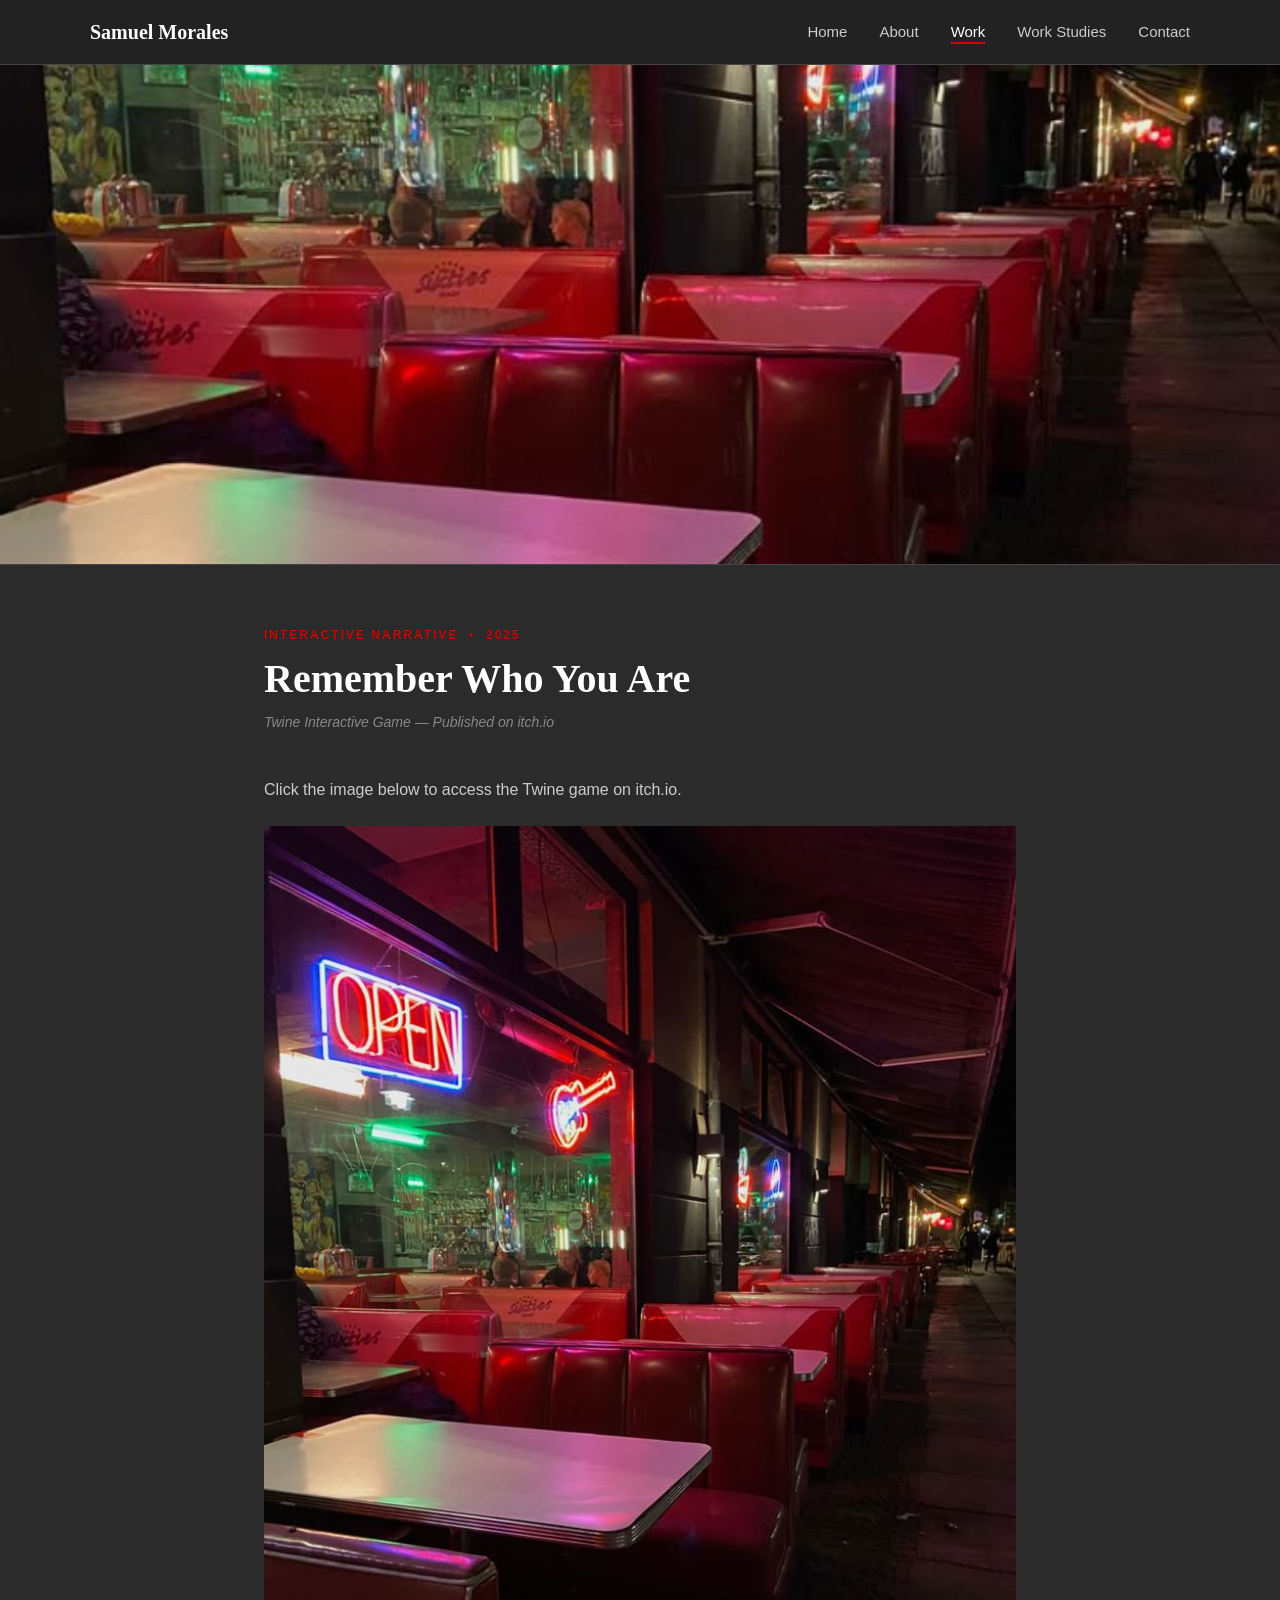
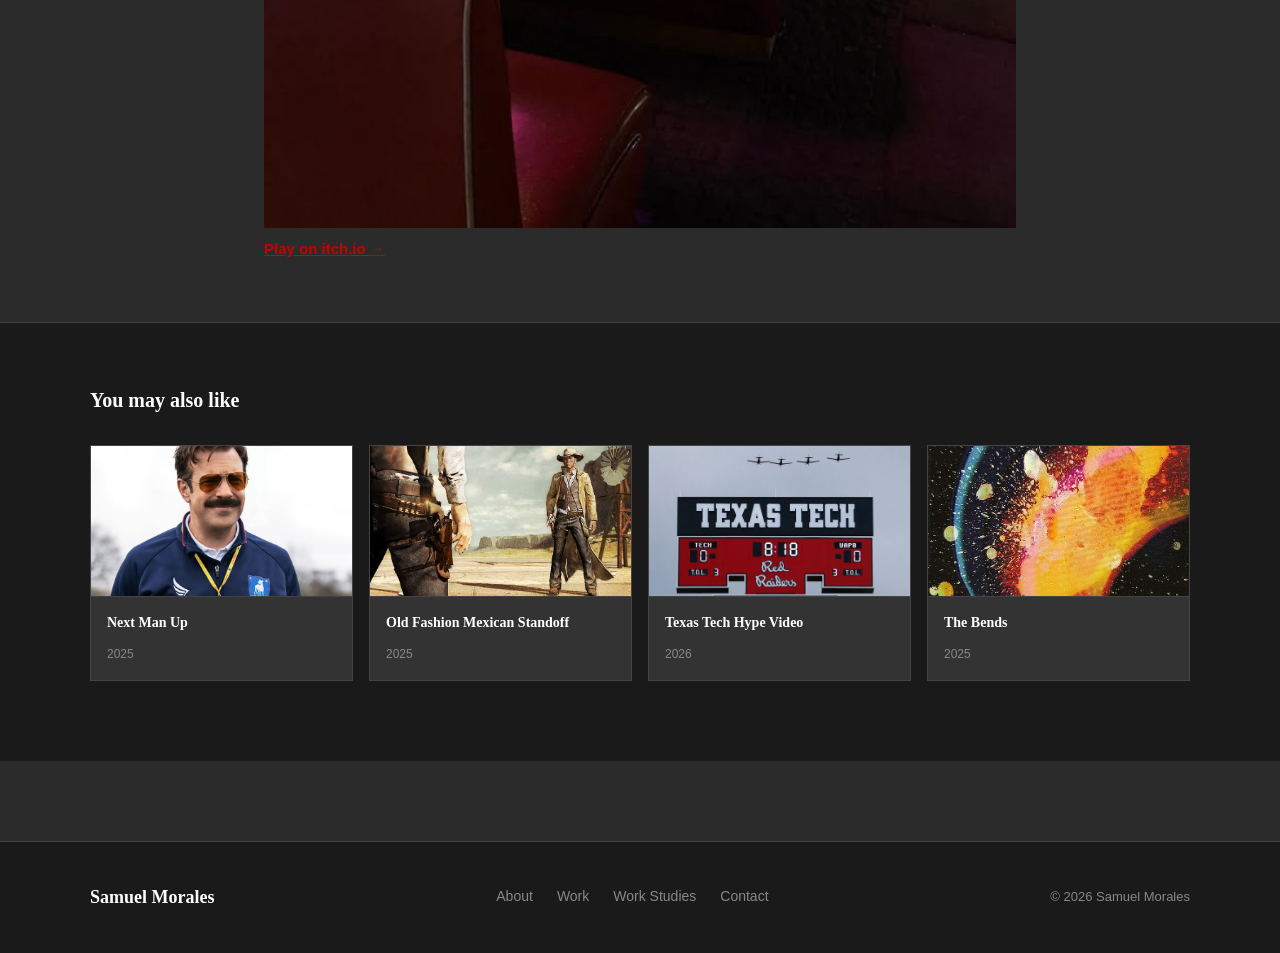
<file: Morales_Project3/remember-who-you-are.html>
<!DOCTYPE html>
<html lang="en">
<head>
  <meta charset="UTF-8">
  <meta name="viewport" content="width=device-width, initial-scale=1.0">
  <title>Remember Who You Are | Samuel Morales</title>
  <meta name="description" content="Remember Who You Are — an interactive Twine narrative game by Samuel Morales, playable on itch.io.">
  <link rel="stylesheet" href="css/style.css">
</head>
<body>

  <a href="#main" class="skip-link">Skip to main content</a>

  <header class="site-header">
    <div class="header-inner">
      <a href="index.html" class="site-logo">Samuel Morales</a>
      <button class="hamburger" id="hamburger" aria-label="Toggle navigation">&#9776;</button>
      <nav class="main-nav" aria-label="Main navigation">
        <ul id="nav-list">
          <li><a href="index.html">Home</a></li>
          <li><a href="about.html">About</a></li>
          <li><a href="work.html" class="active">Work</a></li>
          <li><a href="work-studies.html">Work Studies</a></li>
          <li><a href="contact.html">Contact</a></li>
        </ul>
      </nav>
    </div>
  </header>

  <main id="main">

    <div class="project-hero">
      <img
        src="assets/images/diner.jpg"
        alt="Remember Who You Are cover image"
        width="1200" height="500">
    </div>

    <div class="project-content">
      <span class="section-label">Interactive Narrative &nbsp;&bull;&nbsp; 2025</span>
      <h1>Remember Who You Are</h1>
      <span class="subtitle">Twine Interactive Game &mdash; Published on itch.io</span>

      <p>Click the image below to access the Twine game on itch.io.</p>

      <a href="https://sammorales17.itch.io/remember-who-you-are" target="_blank" rel="noopener noreferrer">
        <img
          src="assets/images/diner.jpg"
          alt="Click to play Remember Who You Are on itch.io"
          width="800" height="460">
      </a>

      <a href="https://sammorales17.itch.io/remember-who-you-are" target="_blank" rel="noopener noreferrer" class="play-link">
        Play on itch.io &rarr;
      </a>
    </div>

    <div class="related-section">
      <h2>You may also like</h2>
      <div class="related-grid">

        <a href="next-man-up.html" class="related-card">
          <img
            src="assets/images/Ted Lasso wallpaper.jpg"
            alt="Next Man Up"
            width="400" height="150">
          <div class="related-card-info">
            <h3>Next Man Up</h3>
            <span class="year">2025</span>
          </div>
        </a>

        <a href="old-fashion-mexican-standoff.html" class="related-card">
          <img
            src="assets/images/High noon.jpg"
            alt="Old Fashion Mexican Standoff"
            width="400" height="150">
          <div class="related-card-info">
            <h3>Old Fashion Mexican Standoff</h3>
            <span class="year">2025</span>
          </div>
        </a>

        <a href="texas-tech-hype-video.html" class="related-card">
          <img
            src="assets/images/TTScoreB.jpg"
            alt="Texas Tech Hype Video"
            width="400" height="150">
          <div class="related-card-info">
            <h3>Texas Tech Hype Video</h3>
            <span class="year">2026</span>
          </div>
        </a>

        <a href="the-bends.html" class="related-card">
          <img
            src="assets/images/In Rainbows.jpg"
            alt="The Bends"
            width="400" height="150">
          <div class="related-card-info">
            <h3>The Bends</h3>
            <span class="year">2025</span>
          </div>
        </a>

      </div>
    </div>

  </main>

  <footer class="site-footer">
    <div class="footer-inner">
      <span class="footer-logo">Samuel Morales</span>
      <nav class="footer-links" aria-label="Footer navigation">
        <a href="about.html">About</a>
        <a href="work.html">Work</a>
        <a href="work-studies.html">Work Studies</a>
        <a href="contact.html">Contact</a>
      </nav>
      <span class="footer-copy">&copy; 2026 Samuel Morales</span>
    </div>
  </footer>

  <script>
    document.getElementById('hamburger').addEventListener('click', function() {
      document.getElementById('nav-list').classList.toggle('nav-open');
    });
  </script>

</body>
</html>
</file>
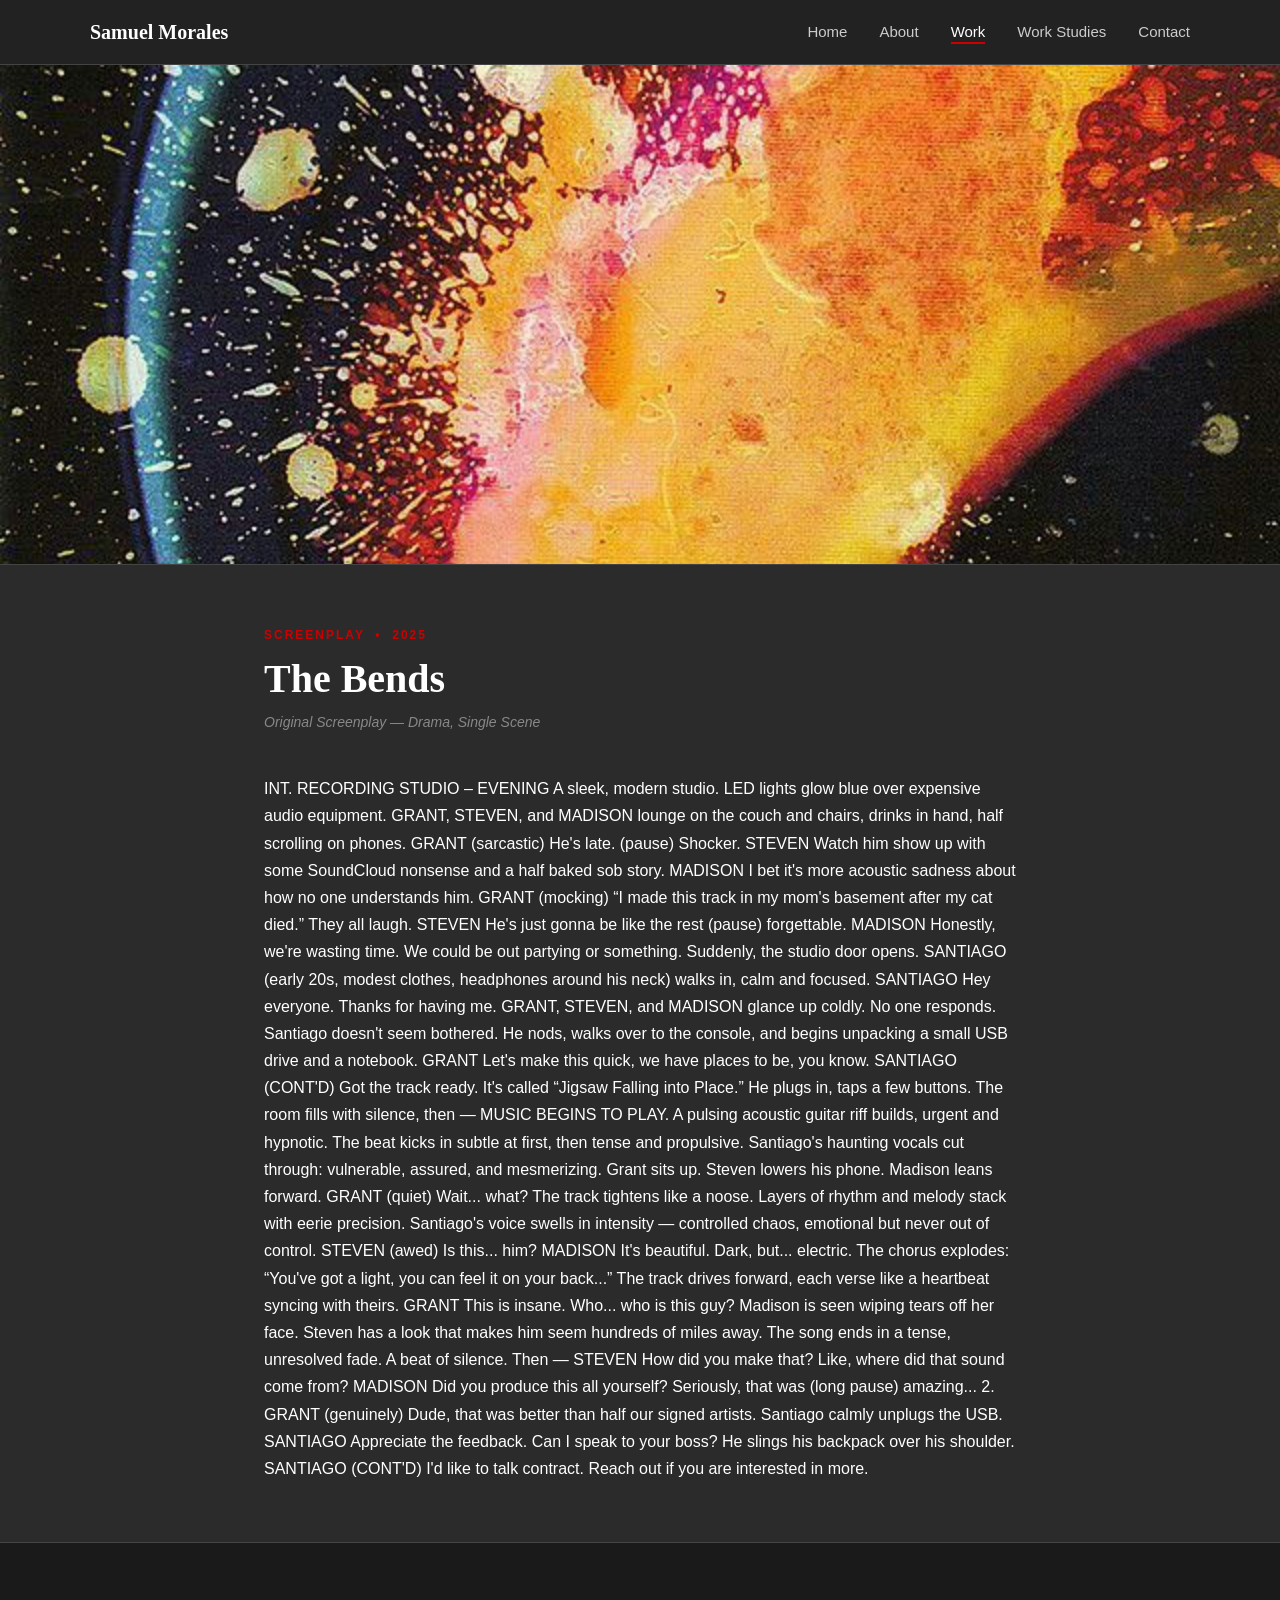
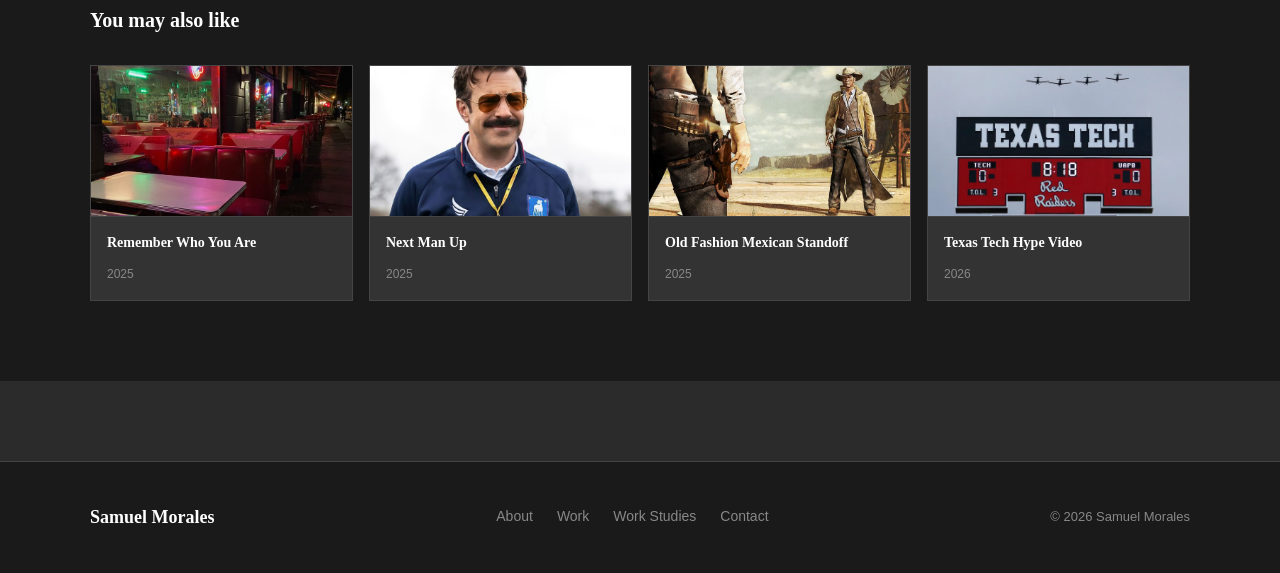
<file: Morales_Project3/the-bends.html>
<!DOCTYPE html>
<html lang="en">
<head>
  <meta charset="UTF-8">
  <meta name="viewport" content="width=device-width, initial-scale=1.0">
  <title>The Bends | Samuel Morales</title>
  <meta name="description" content="The Bends — an original screenplay by Samuel Morales set in a recording studio where an unknown artist changes everything.">
  <link rel="stylesheet" href="css/style.css">
</head>
<body>

  <a href="#main" class="skip-link">Skip to main content</a>

  <header class="site-header">
    <div class="header-inner">
      <a href="index.html" class="site-logo">Samuel Morales</a>
      <button class="hamburger" id="hamburger" aria-label="Toggle navigation">&#9776;</button>
      <nav class="main-nav" aria-label="Main navigation">
        <ul id="nav-list">
          <li><a href="index.html">Home</a></li>
          <li><a href="about.html">About</a></li>
          <li><a href="work.html" class="active">Work</a></li>
          <li><a href="work-studies.html">Work Studies</a></li>
          <li><a href="contact.html">Contact</a></li>
        </ul>
      </nav>
    </div>
  </header>

  <main id="main">

    <div class="project-hero">
      <img
        src="assets/images/In Rainbows.jpg"
        alt="The Bends screenplay cover"
        width="1200" height="500">
    </div>

    <div class="project-content">
      <span class="section-label">Screenplay &nbsp;&bull;&nbsp; 2025</span>
      <h1>The Bends</h1>
      <span class="subtitle">Original Screenplay &mdash; Drama, Single Scene</span>

      <div class="script-block">INT. RECORDING STUDIO &ndash; EVENING

A sleek, modern studio. LED lights glow blue over expensive
audio equipment. GRANT, STEVEN, and MADISON lounge on the
couch and chairs, drinks in hand, half scrolling on phones.

GRANT (sarcastic)
He's late. (pause) Shocker.

STEVEN
Watch him show up with some SoundCloud
nonsense and a half baked sob story.

MADISON
I bet it's more acoustic sadness about
how no one understands him.

GRANT (mocking)
&ldquo;I made this track in my mom's basement
after my cat died.&rdquo;

They all laugh.

STEVEN
He's just gonna be like the
rest (pause) forgettable.

MADISON
Honestly, we're wasting time. We
could be out partying or something.

Suddenly, the studio door opens. SANTIAGO (early 20s, modest
clothes, headphones around his neck) walks in, calm and focused.

SANTIAGO
Hey everyone. Thanks for having me.

GRANT, STEVEN, and MADISON glance up coldly. No one responds.
Santiago doesn't seem bothered. He nods, walks over to the
console, and begins unpacking a small USB drive and a notebook.

GRANT
Let's make this quick, we have places
to be, you know.

SANTIAGO (CONT'D)
Got the track ready. It's called
&ldquo;Jigsaw Falling into Place.&rdquo;

He plugs in, taps a few buttons. The room fills with silence,
then &mdash;

MUSIC BEGINS TO PLAY.

A pulsing acoustic guitar riff builds, urgent and hypnotic.
The beat kicks in subtle at first, then tense and propulsive.
Santiago's haunting vocals cut through: vulnerable, assured,
and mesmerizing.

Grant sits up. Steven lowers his phone. Madison leans forward.

GRANT (quiet)
Wait... what?

The track tightens like a noose. Layers of rhythm and melody
stack with eerie precision. Santiago's voice swells in intensity &mdash;
controlled chaos, emotional but never out of control.

STEVEN (awed)
Is this... him?

MADISON
It's beautiful. Dark, but...
electric.

The chorus explodes: &ldquo;You've got a light, you can feel it on
your back...&rdquo; The track drives forward, each verse like a
heartbeat syncing with theirs.

GRANT
This is insane. Who... who is this guy?

Madison is seen wiping tears off her face.
Steven has a look that makes him seem hundreds of miles away.

The song ends in a tense, unresolved fade. A beat of silence.
Then &mdash;

STEVEN
How did you make that? Like, where
did that sound come from?

MADISON
Did you produce this all yourself?
Seriously, that was (long pause) amazing...

2.

GRANT (genuinely)
Dude, that was better than half
our signed artists.

Santiago calmly unplugs the USB.

SANTIAGO
Appreciate the feedback. Can I
speak to your boss?

He slings his backpack over his shoulder.

SANTIAGO (CONT'D)
I'd like to talk contract.

Reach out if you are interested in more.</div>

    </div>

    <div class="related-section">
      <h2>You may also like</h2>
      <div class="related-grid">

        <a href="remember-who-you-are.html" class="related-card">
          <img
            src="assets/images/diner.jpg"
            alt="Remember Who You Are"
            width="400" height="150">
          <div class="related-card-info">
            <h3>Remember Who You Are</h3>
            <span class="year">2025</span>
          </div>
        </a>

        <a href="next-man-up.html" class="related-card">
          <img
            src="assets/images/Ted Lasso wallpaper.jpg"
            alt="Next Man Up"
            width="400" height="150">
          <div class="related-card-info">
            <h3>Next Man Up</h3>
            <span class="year">2025</span>
          </div>
        </a>

        <a href="old-fashion-mexican-standoff.html" class="related-card">
          <img
            src="assets/images/High noon.jpg"
            alt="Old Fashion Mexican Standoff"
            width="400" height="150">
          <div class="related-card-info">
            <h3>Old Fashion Mexican Standoff</h3>
            <span class="year">2025</span>
          </div>
        </a>

        <a href="texas-tech-hype-video.html" class="related-card">
          <img
            src="assets/images/TTScoreB.jpg"
            alt="Texas Tech Hype Video"
            width="400" height="150">
          <div class="related-card-info">
            <h3>Texas Tech Hype Video</h3>
            <span class="year">2026</span>
          </div>
        </a>

      </div>
    </div>

  </main>

  <footer class="site-footer">
    <div class="footer-inner">
      <span class="footer-logo">Samuel Morales</span>
      <nav class="footer-links" aria-label="Footer navigation">
        <a href="about.html">About</a>
        <a href="work.html">Work</a>
        <a href="work-studies.html">Work Studies</a>
        <a href="contact.html">Contact</a>
      </nav>
      <span class="footer-copy">&copy; 2026 Samuel Morales</span>
    </div>
  </footer>

  <script>
    document.getElementById('hamburger').addEventListener('click', function() {
      document.getElementById('nav-list').classList.toggle('nav-open');
    });
  </script>

</body>
</html>
</file>
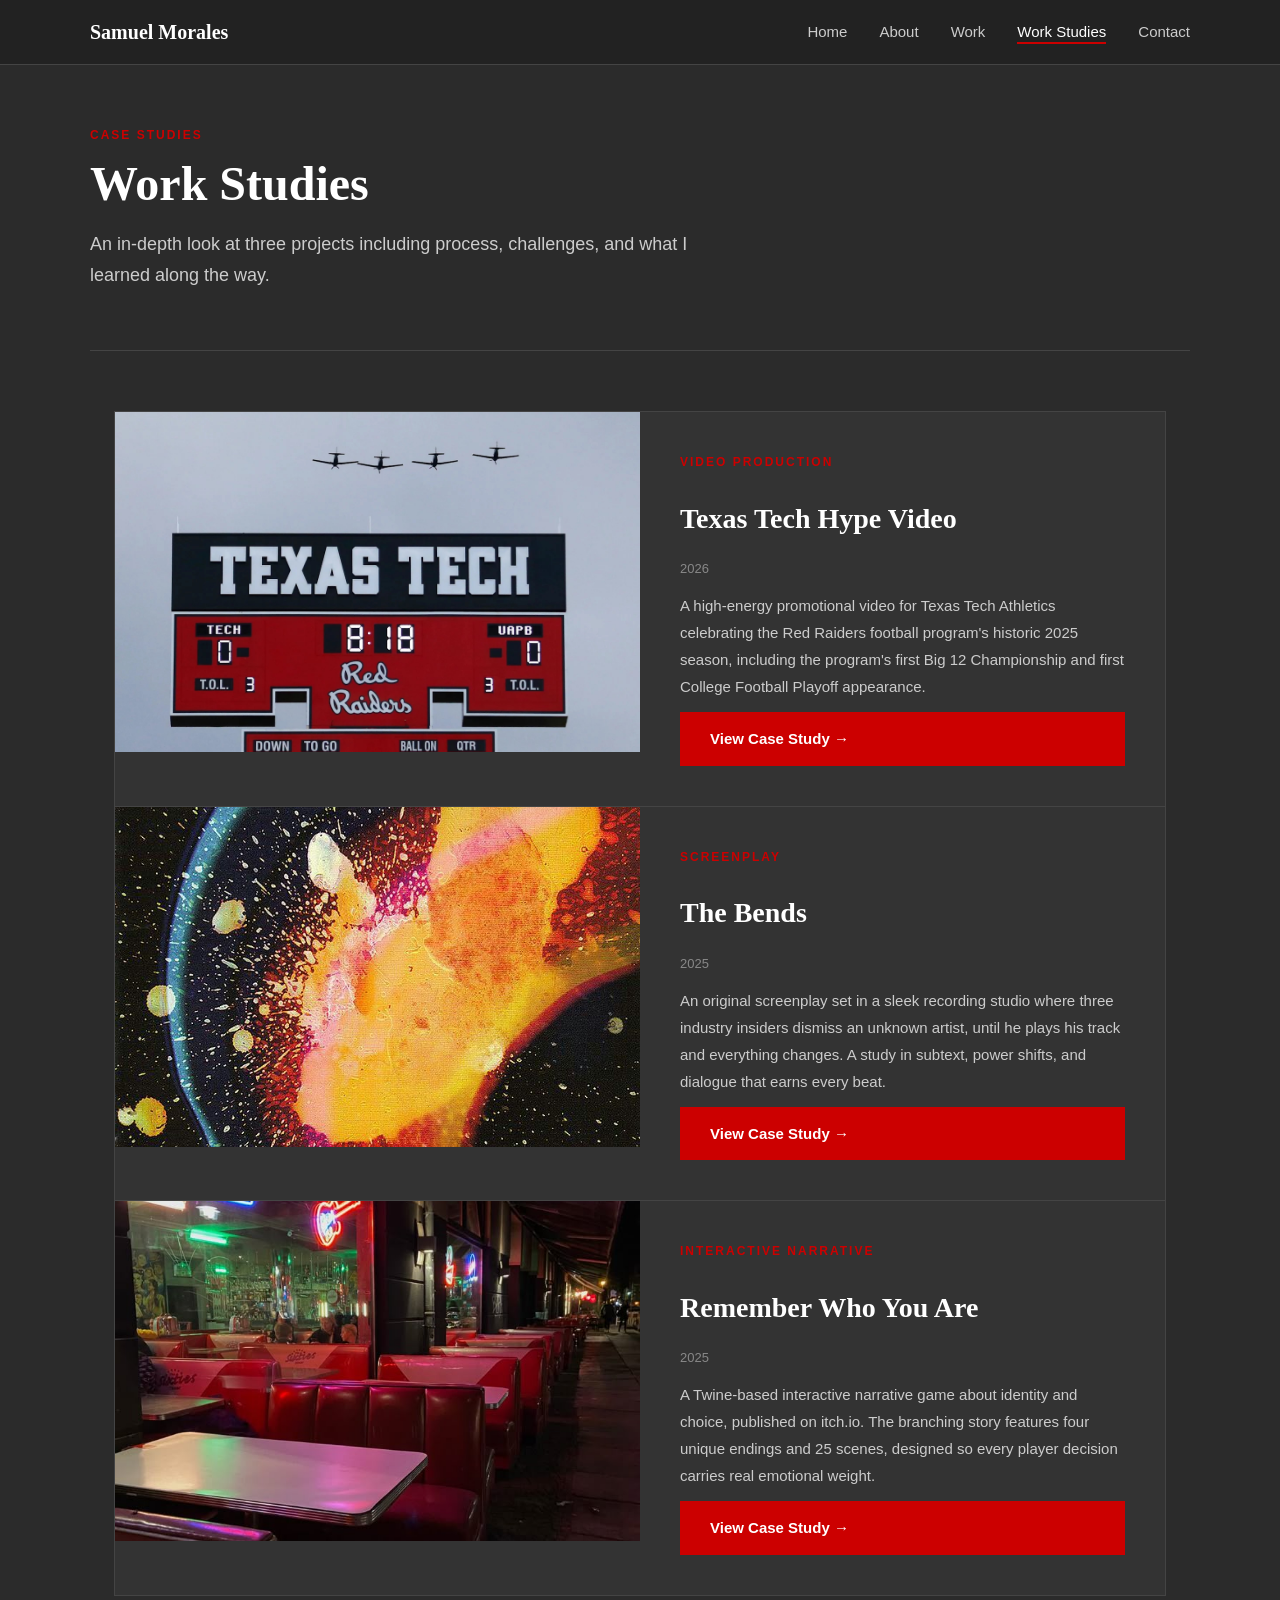
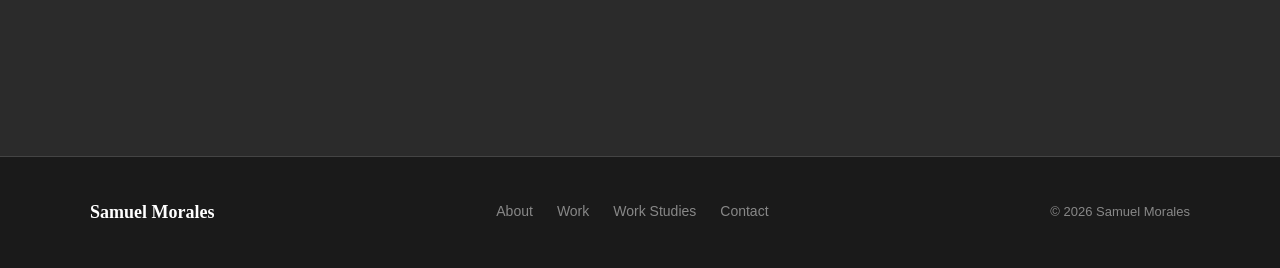
<file: Morales_Project3/work-studies.html>
<!DOCTYPE html>
<html lang="en">
<head>
  <meta charset="UTF-8">
  <meta name="viewport" content="width=device-width, initial-scale=1.0">
  <title>Work Studies | Samuel Morales Portfolio</title>
  <meta name="description" content="In-depth case studies for Samuel Morales's top three projects in screenwriting, video production, and narrative design.">
  <link rel="stylesheet" href="css/style.css">
</head>
<body>

  <a href="#main" class="skip-link">Skip to main content</a>

  <header class="site-header">
    <div class="header-inner">
      <a href="index.html" class="site-logo">Samuel Morales</a>
      <button class="hamburger" id="hamburger" aria-label="Toggle navigation">&#9776;</button>
      <nav class="main-nav" aria-label="Main navigation">
        <ul id="nav-list">
          <li><a href="index.html">Home</a></li>
          <li><a href="about.html">About</a></li>
          <li><a href="work.html">Work</a></li>
          <li><a href="work-studies.html" class="active">Work Studies</a></li>
          <li><a href="contact.html">Contact</a></li>
        </ul>
      </nav>
    </div>
  </header>

  <main id="main">

    <div class="page-hero container">
      <span class="section-label">Case Studies</span>
      <h1>Work Studies</h1>
      <p>An in-depth look at three projects including process, challenges, and what I learned along the way.</p>
    </div>

    <div class="studies-list fade-up">

      <article class="study-card">
        <img
          src="assets/images/TTScoreB.jpg"
          alt="Texas Tech Hype Video thumbnail"
          width="600" height="340">
        <div class="study-card-info">
          <span class="section-label">Video Production</span>
          <h2>Texas Tech Hype Video</h2>
          <span class="year">2026</span>
          <p>A high-energy promotional video for Texas Tech Athletics celebrating the Red Raiders football program's historic 2025 season, including the program's first Big 12 Championship and first College Football Playoff appearance.</p>
          <a href="project-one.html" class="btn btn-red">View Case Study &rarr;</a>
        </div>
      </article>

      <article class="study-card">
        <img
          src="assets/images/In Rainbows.jpg"
          alt="The Bends screenplay thumbnail"
          width="600" height="340">
        <div class="study-card-info">
          <span class="section-label">Screenplay</span>
          <h2>The Bends</h2>
          <span class="year">2025</span>
          <p>An original screenplay set in a sleek recording studio where three industry insiders dismiss an unknown artist, until he plays his track and everything changes. A study in subtext, power shifts, and dialogue that earns every beat.</p>
          <a href="project-two.html" class="btn btn-red">View Case Study &rarr;</a>
        </div>
      </article>

      <article class="study-card">
        <img
          src="assets/images/diner.jpg"
          alt="Remember Who You Are Twine game thumbnail"
          width="600" height="340">
        <div class="study-card-info">
          <span class="section-label">Interactive Narrative</span>
          <h2>Remember Who You Are</h2>
          <span class="year">2025</span>
          <p>A Twine-based interactive narrative game about identity and choice, published on itch.io. The branching story features four unique endings and 25 scenes, designed so every player decision carries real emotional weight.</p>
          <a href="project-three.html" class="btn btn-red">View Case Study &rarr;</a>
        </div>
      </article>

    </div>

  </main>

  <footer class="site-footer">
    <div class="footer-inner">
      <span class="footer-logo">Samuel Morales</span>
      <nav class="footer-links" aria-label="Footer navigation">
        <a href="about.html">About</a>
        <a href="work.html">Work</a>
        <a href="work-studies.html">Work Studies</a>
        <a href="contact.html">Contact</a>
      </nav>
      <span class="footer-copy">&copy; 2026 Samuel Morales</span>
    </div>
  </footer>

  <script>
    document.getElementById('hamburger').addEventListener('click', function() {
      document.getElementById('nav-list').classList.toggle('nav-open');
    });
  </script>

</body>
</html>
</file>
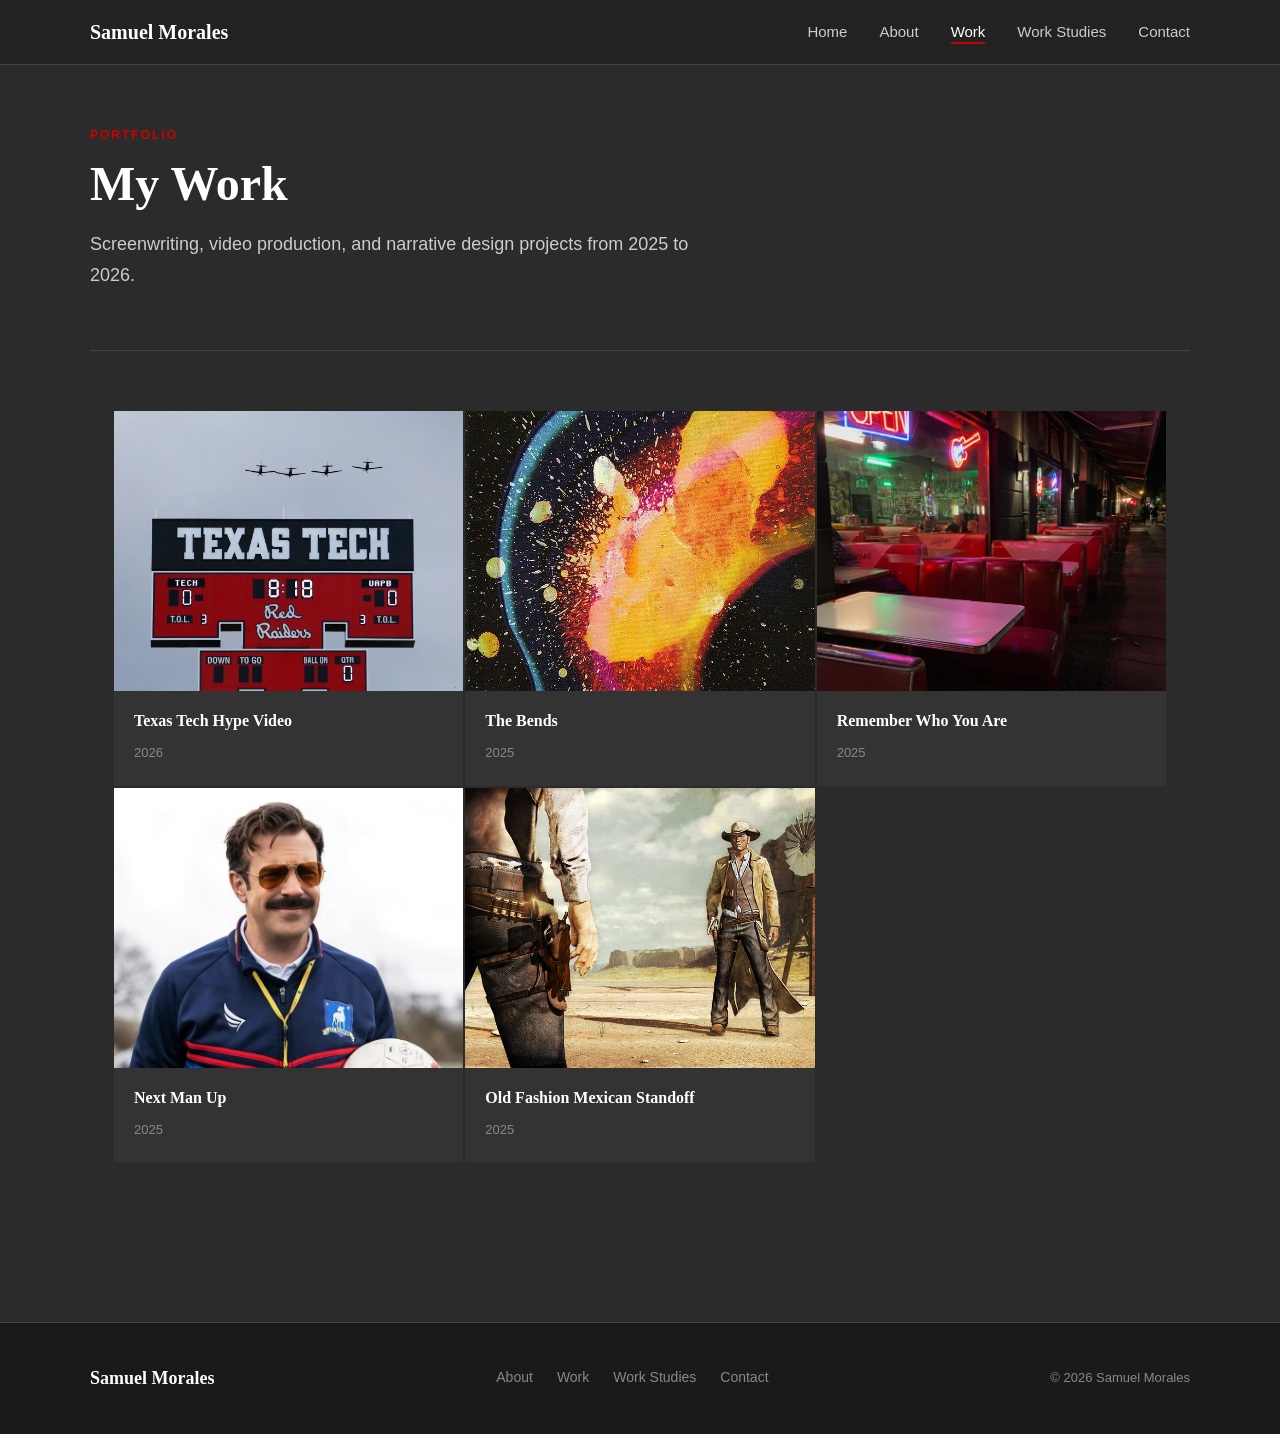
<file: Morales_Project3/work.html>
<!DOCTYPE html>
<html lang="en">
<head>
  <meta charset="UTF-8">
  <meta name="viewport" content="width=device-width, initial-scale=1.0">
  <title>Work | Samuel Morales Portfolio</title>
  <meta name="description" content="Browse Samuel Morales's portfolio of screenwriting, video production, and narrative design work.">
  <link rel="stylesheet" href="css/style.css">
</head>
<body>

  <a href="#main" class="skip-link">Skip to main content</a>

  <header class="site-header">
    <div class="header-inner">
      <a href="index.html" class="site-logo">Samuel Morales</a>
      <button class="hamburger" id="hamburger" aria-label="Toggle navigation">&#9776;</button>
      <nav class="main-nav" aria-label="Main navigation">
        <ul id="nav-list">
          <li><a href="index.html">Home</a></li>
          <li><a href="about.html">About</a></li>
          <li><a href="work.html" class="active">Work</a></li>
          <li><a href="work-studies.html">Work Studies</a></li>
          <li><a href="contact.html">Contact</a></li>
        </ul>
      </nav>
    </div>
  </header>

  <main id="main">

    <div class="page-hero container">
      <span class="section-label">Portfolio</span>
      <h1>My Work</h1>
      <p>Screenwriting, video production, and narrative design projects from 2025 to 2026.</p>
    </div>

    <div class="gallery-grid fade-up">

      <div class="gallery-card">
        <a href="texas-tech-hype-video.html">
          <img
            src="assets/images/TTScoreB.jpg"
            alt="Texas Tech Hype Video thumbnail"
            width="600" height="400">
          <div class="gallery-card-info">
            <h3>Texas Tech Hype Video</h3>
            <span class="year">2026</span>
          </div>
        </a>
      </div>

      <div class="gallery-card">
        <a href="the-bends.html">
          <img
            src="assets/images/In Rainbows.jpg"
            alt="The Bends screenplay thumbnail"
            width="600" height="400">
          <div class="gallery-card-info">
            <h3>The Bends</h3>
            <span class="year">2025</span>
          </div>
        </a>
      </div>

      <div class="gallery-card">
        <a href="remember-who-you-are.html">
          <img
            src="assets/images/diner.jpg"
            alt="Remember Who You Are Twine game thumbnail"
            width="600" height="400">
          <div class="gallery-card-info">
            <h3>Remember Who You Are</h3>
            <span class="year">2025</span>
          </div>
        </a>
      </div>

      <div class="gallery-card">
        <a href="next-man-up.html">
          <img
            src="assets/images/Ted Lasso wallpaper.jpg"
            alt="Next Man Up short film thumbnail"
            width="600" height="400">
          <div class="gallery-card-info">
            <h3>Next Man Up</h3>
            <span class="year">2025</span>
          </div>
        </a>
      </div>

      <div class="gallery-card">
        <a href="old-fashion-mexican-standoff.html">
          <img
            src="assets/images/High noon.jpg"
            alt="Old Fashion Mexican Standoff screenplay thumbnail"
            width="600" height="400">
          <div class="gallery-card-info">
            <h3>Old Fashion Mexican Standoff</h3>
            <span class="year">2025</span>
          </div>
        </a>
      </div>

    </div>

  </main>

  <footer class="site-footer">
    <div class="footer-inner">
      <span class="footer-logo">Samuel Morales</span>
      <nav class="footer-links" aria-label="Footer navigation">
        <a href="about.html">About</a>
        <a href="work.html">Work</a>
        <a href="work-studies.html">Work Studies</a>
        <a href="contact.html">Contact</a>
      </nav>
      <span class="footer-copy">&copy; 2026 Samuel Morales</span>
    </div>
  </footer>

  <script>
    document.getElementById('hamburger').addEventListener('click', function() {
      document.getElementById('nav-list').classList.toggle('nav-open');
    });
  </script>

</body>
</html>
</file>
<file: Morales_Project3/css/style.css>
/* ============================================
   SAMUEL MORALES PORTFOLIO
   CMI 3315 - Project 3
   ============================================ */

:root {
  --bg: #2b2b2b;
  --bg-card: #333333;
  --bg-light: #3a3a3a;
  --black: #111111;
  --white: #ffffff;
  --gray-mid: #888888;
  --gray-text: #cccccc;
  --accent: #CC0000;
  --border: #444444;
  --max-width: 1100px;
  --font-head: Georgia, 'Times New Roman', serif;
  --font-body: Arial, Helvetica, sans-serif;
}

* {
  margin: 0;
  padding: 0;
  box-sizing: border-box;
}

body {
  font-family: var(--font-body);
  font-size: 16px;
  line-height: 1.7;
  color: var(--white);
  background-color: var(--bg);
}

img {
  max-width: 100%;
  height: auto;
  display: block;
}

a {
  color: inherit;
  text-decoration: none;
}

ul {
  list-style: none;
}

/* ============================================
   SKIP LINK
   ============================================ */
.skip-link {
  position: absolute;
  top: -100px;
  left: 0;
  background-color: var(--accent);
  color: var(--white);
  padding: 10px 20px;
  font-weight: bold;
  z-index: 999;
}

.skip-link:focus {
  top: 0;
}

/* ============================================
   CONTAINER
   ============================================ */
.container {
  max-width: var(--max-width);
  margin: 0 auto;
  padding: 0 24px;
}

/* ============================================
   HEADER & NAV
   ============================================ */
.site-header {
  background-color: #222222;
  border-bottom: 1px solid var(--border);
  padding: 0 24px;
  position: sticky;
  top: 0;
  z-index: 100;
}

.header-inner {
  max-width: var(--max-width);
  margin: 0 auto;
  display: flex;
  justify-content: space-between;
  align-items: center;
  height: 64px;
}

.site-logo {
  font-family: var(--font-head);
  font-size: 20px;
  font-weight: bold;
  color: var(--white);
}

.main-nav ul {
  display: flex;
  gap: 32px;
}

.main-nav a {
  font-size: 15px;
  color: var(--gray-text);
  font-weight: 500;
}

.main-nav a:hover,
.main-nav a.active {
  color: var(--white);
}

.main-nav a.active {
  border-bottom: 2px solid var(--accent);
  padding-bottom: 2px;
}

a:focus,
button:focus {
  outline: 3px solid var(--accent);
  outline-offset: 2px;
}

.hamburger {
  display: none;
  background: none;
  border: none;
  font-size: 24px;
  cursor: pointer;
  color: var(--white);
}

/* ============================================
   BUTTONS
   ============================================ */
.btn {
  display: inline-block;
  padding: 12px 28px;
  font-size: 15px;
  font-weight: bold;
  border: 2px solid transparent;
  cursor: pointer;
}

.btn-red {
  background-color: var(--accent);
  color: var(--white);
  border-color: var(--accent);
}

.btn-red:hover {
  background-color: #aa0000;
}

.btn-outline {
  background-color: transparent;
  color: var(--white);
  border-color: var(--white);
}

.btn-outline:hover {
  background-color: var(--white);
  color: var(--black);
}

/* ============================================
   FOOTER
   ============================================ */
.site-footer {
  background-color: #1a1a1a;
  color: var(--white);
  padding: 40px 24px;
  margin-top: 80px;
  border-top: 1px solid var(--border);
}

.footer-inner {
  max-width: var(--max-width);
  margin: 0 auto;
  display: flex;
  justify-content: space-between;
  align-items: center;
  flex-wrap: wrap;
  gap: 20px;
}

.footer-logo {
  font-family: var(--font-head);
  font-size: 18px;
  font-weight: bold;
}

.footer-links {
  display: flex;
  gap: 24px;
}

.footer-links a {
  color: var(--gray-mid);
  font-size: 14px;
}

.footer-links a:hover {
  color: var(--white);
}

.footer-copy {
  font-size: 13px;
  color: var(--gray-mid);
}

/* ============================================
   SHARED UTILITIES
   ============================================ */
.section-label {
  font-size: 12px;
  font-weight: bold;
  text-transform: uppercase;
  letter-spacing: 2px;
  color: var(--accent);
  margin-bottom: 10px;
  display: block;
}

.page-hero {
  padding: 60px 0;
  border-bottom: 1px solid var(--border);
  margin-bottom: 60px;
}

.page-hero h1 {
  font-family: var(--font-head);
  font-size: 48px;
  font-weight: bold;
  line-height: 1.2;
  margin-bottom: 16px;
  color: var(--white);
}

.page-hero p {
  font-size: 18px;
  color: var(--gray-text);
  max-width: 600px;
}

@keyframes fadeUp {
  from { opacity: 0; transform: translateY(20px); }
  to   { opacity: 1; transform: translateY(0); }
}

.fade-up {
  animation: fadeUp 0.5s ease forwards;
}

/* ============================================
   HOMEPAGE - HERO
   ============================================ */
.hero {
  min-height: 88vh;
  display: flex;
  align-items: center;
  padding: 60px 24px;
  border-bottom: 1px solid var(--border);
}

.hero-inner {
  max-width: var(--max-width);
  margin: 0 auto;
  width: 100%;
  display: grid;
  grid-template-columns: 1fr 1fr;
  gap: 60px;
  align-items: center;
}

.hero-text h1 {
  font-family: var(--font-head);
  font-size: 56px;
  font-weight: bold;
  line-height: 1.15;
  margin-bottom: 20px;
  color: var(--white);
}

.hero-text p {
  font-size: 18px;
  color: var(--gray-text);
  margin-bottom: 32px;
  max-width: 480px;
}

.hero-buttons {
  display: flex;
  gap: 16px;
  flex-wrap: wrap;
}

.hero-photo {
  width: 100%;
  aspect-ratio: 4 / 5;
  object-fit: cover;
  border: 1px solid var(--border);
}

/* ============================================
   HOMEPAGE - FEATURED WORK
   ============================================ */
.featured {
  padding: 80px 24px;
}

.featured-header {
  max-width: var(--max-width);
  margin: 0 auto 40px;
  display: flex;
  justify-content: space-between;
  align-items: flex-end;
}

.featured-header h2 {
  font-family: var(--font-head);
  font-size: 32px;
  color: var(--white);
}

.projects-grid {
  max-width: var(--max-width);
  margin: 0 auto;
  display: grid;
  grid-template-columns: repeat(3, 1fr);
  gap: 24px;
}

.project-card {
  background-color: var(--bg-card);
  border: 1px solid var(--border);
  overflow: hidden;
}

.project-card:hover {
  border-color: var(--accent);
}

.project-card img {
  width: 100%;
  height: 220px;
  object-fit: cover;
}

.project-card-info {
  padding: 20px;
  border-top: 1px solid var(--border);
}

.project-card-info h3 {
  font-family: var(--font-head);
  font-size: 18px;
  margin-bottom: 6px;
  color: var(--white);
}

.project-card-info p {
  font-size: 14px;
  color: var(--gray-text);
  margin-bottom: 12px;
}

.project-card-info .year {
  font-size: 13px;
  color: var(--gray-mid);
}

.project-card-info .card-link {
  font-size: 14px;
  font-weight: bold;
  color: var(--accent);
  text-decoration: underline;
}

/* ============================================
   HOMEPAGE - SKILLS STRIP
   ============================================ */
.skills-strip {
  background-color: #1a1a1a;
  padding: 60px 24px;
  border-top: 1px solid var(--border);
  border-bottom: 1px solid var(--border);
}

.skills-inner {
  max-width: var(--max-width);
  margin: 0 auto;
  display: grid;
  grid-template-columns: repeat(4, 1fr);
  gap: 40px;
}

.skill-group h3 {
  font-family: var(--font-head);
  font-size: 16px;
  margin-bottom: 14px;
  color: var(--white);
}

.skill-group ul {
  display: flex;
  flex-direction: column;
  gap: 8px;
}

.skill-group ul li {
  font-size: 14px;
  color: var(--gray-mid);
}

/* ============================================
   HOMEPAGE - CTA
   ============================================ */
.cta {
  padding: 80px 24px;
  text-align: center;
}

.cta h2 {
  font-family: var(--font-head);
  font-size: 36px;
  margin-bottom: 14px;
  color: var(--white);
}

.cta p {
  font-size: 17px;
  color: var(--gray-text);
  margin-bottom: 28px;
}

/* ============================================
   ABOUT PAGE
   ============================================ */
.about-layout {
  max-width: var(--max-width);
  margin: 0 auto;
  padding: 0 24px 60px;
  display: grid;
  grid-template-columns: 1fr 2fr;
  gap: 60px;
  align-items: start;
}

.about-photo {
  width: 100%;
  aspect-ratio: 3 / 4;
  object-fit: cover;
  border: 1px solid var(--border);
}

.about-photo-caption {
  font-size: 13px;
  color: var(--gray-mid);
  margin-top: 10px;
  font-style: italic;
}

.about-text h2 {
  font-family: var(--font-head);
  font-size: 28px;
  margin-bottom: 20px;
  color: var(--white);
}

.about-text p {
  font-size: 17px;
  color: var(--gray-text);
  margin-bottom: 20px;
}

.about-roles {
  font-size: 14px;
  color: var(--gray-mid);
  border-top: 1px solid var(--border);
  padding-top: 16px;
  margin-top: 8px;
  line-height: 1.9;
}

.skills-section {
  background-color: #1a1a1a;
  padding: 60px 24px;
  border-top: 1px solid var(--border);
}

.skills-section h2 {
  font-family: var(--font-head);
  font-size: 28px;
  max-width: var(--max-width);
  margin: 0 auto 32px;
  color: var(--white);
}

.skills-grid {
  max-width: var(--max-width);
  margin: 0 auto;
  display: grid;
  grid-template-columns: repeat(3, 1fr);
  gap: 24px;
}

.skill-card {
  background-color: var(--bg-card);
  border: 1px solid var(--border);
  padding: 24px;
}

.skill-card h3 {
  font-size: 12px;
  font-weight: bold;
  text-transform: uppercase;
  letter-spacing: 1px;
  color: var(--accent);
  margin-bottom: 14px;
}

.skill-card ul {
  display: flex;
  flex-direction: column;
  gap: 8px;
}

.skill-card ul li {
  font-size: 15px;
  color: var(--gray-text);
}

.experience-section {
  max-width: var(--max-width);
  margin: 0 auto;
  padding: 60px 24px;
}

.experience-section h2 {
  font-family: var(--font-head);
  font-size: 28px;
  margin-bottom: 32px;
  color: var(--white);
}

.exp-item {
  display: grid;
  grid-template-columns: 160px 1fr;
  gap: 24px;
  padding: 24px 0;
  border-bottom: 1px solid var(--border);
}

.exp-item:last-child {
  border-bottom: none;
}

.exp-year {
  font-size: 14px;
  color: var(--gray-mid);
  padding-top: 2px;
}

.exp-detail h3 {
  font-family: var(--font-head);
  font-size: 18px;
  margin-bottom: 4px;
  color: var(--white);
}

.exp-detail p {
  font-size: 15px;
  color: var(--gray-text);
}

/* ============================================
   WORK PAGE
   ============================================ */
.work-grid {
  max-width: var(--max-width);
  margin: 0 auto;
  padding: 0 24px 80px;
  display: grid;
  grid-template-columns: repeat(2, 1fr);
  gap: 32px;
}

.work-card {
  background-color: var(--bg-card);
  border: 1px solid var(--border);
  overflow: hidden;
}

.work-card:hover {
  border-color: var(--accent);
}

.work-card img {
  width: 100%;
  height: 280px;
  object-fit: cover;
}

.work-card-info {
  padding: 24px;
  border-top: 1px solid var(--border);
}

.work-card-info h3 {
  font-family: var(--font-head);
  font-size: 22px;
  margin-bottom: 8px;
  color: var(--white);
}

.work-card-info p {
  font-size: 15px;
  color: var(--gray-text);
  margin-bottom: 16px;
}

.work-card-info .year {
  font-size: 13px;
  color: var(--gray-mid);
  display: block;
  margin-bottom: 12px;
}

.work-card-info a {
  font-size: 14px;
  font-weight: bold;
  color: var(--accent);
  text-decoration: underline;
}

.video-wrapper {
  margin-top: 32px;
  border: 1px solid var(--border);
  background-color: var(--black);
}

.video-wrapper video {
  width: 100%;
  height: auto;
  display: block;
}
/* ============================================
   CASE STUDY PAGES
   ============================================ */
.case-hero img {
  width: 100%;
  height: 460px;
  object-fit: cover;
  border-bottom: 1px solid var(--border);
}

.case-layout {
  max-width: var(--max-width);
  margin: 0 auto;
  padding: 60px 24px;
  display: grid;
  grid-template-columns: 2fr 1fr;
  gap: 60px;
  align-items: start;
}

.case-body h1 {
  font-family: var(--font-head);
  font-size: 36px;
  margin-bottom: 32px;
  color: var(--white);
}

.case-body h2 {
  font-family: var(--font-head);
  font-size: 22px;
  margin: 32px 0 12px;
  padding-top: 24px;
  border-top: 1px solid var(--border);
  color: var(--white);
}

.case-body h2:first-of-type {
  margin-top: 0;
  padding-top: 0;
  border-top: none;
}

.case-body p {
  font-size: 16px;
  color: var(--gray-text);
  margin-bottom: 16px;
  line-height: 1.8;
}

.case-body .script-block {
  background-color: #1a1a1a;
  border-left: 3px solid var(--accent);
  padding: 20px 24px;
  margin: 20px 0;
  font-family: 'Courier New', monospace;
  font-size: 14px;
  color: var(--gray-text);
  line-height: 1.9;
  white-space: pre-wrap;
}

.case-meta {
  background-color: var(--bg-card);
  border: 1px solid var(--border);
  padding: 24px;
}

.case-meta h3 {
  font-size: 12px;
  font-weight: bold;
  text-transform: uppercase;
  letter-spacing: 1px;
  color: var(--accent);
  margin-bottom: 16px;
}

.case-meta-item {
  margin-bottom: 16px;
  padding-bottom: 16px;
  border-bottom: 1px solid var(--border);
}

.case-meta-item:last-child {
  border-bottom: none;
  margin-bottom: 0;
  padding-bottom: 0;
}

.case-meta-item strong {
  display: block;
  font-size: 12px;
  text-transform: uppercase;
  letter-spacing: 0.5px;
  color: var(--gray-mid);
  margin-bottom: 4px;
}

.case-meta-item span {
  font-size: 15px;
  color: var(--white);
}

.case-meta-item a {
  font-size: 15px;
  color: var(--accent);
  text-decoration: underline;
}

.case-images {
  max-width: var(--max-width);
  margin: 0 auto;
  padding: 0 24px 60px;
  display: grid;
  grid-template-columns: repeat(2, 1fr);
  gap: 20px;
}

.case-images img {
  width: 100%;
  height: 260px;
  object-fit: cover;
  border: 1px solid var(--border);
}

.case-nav {
  max-width: var(--max-width);
  margin: 0 auto;
  padding: 40px 24px 0;
  border-top: 1px solid var(--border);
  display: flex;
  justify-content: space-between;
  align-items: center;
}

.case-nav a {
  font-size: 14px;
  font-weight: bold;
  color: var(--accent);
  text-decoration: underline;
}

/* ============================================
   CONTACT PAGE
   ============================================ */
.contact-layout {
  max-width: var(--max-width);
  margin: 0 auto;
  padding: 0 24px 80px;
  display: grid;
  grid-template-columns: 1fr 1fr;
  gap: 60px;
  align-items: start;
}

.contact-info h2 {
  font-family: var(--font-head);
  font-size: 28px;
  margin-bottom: 16px;
  color: var(--white);
}

.contact-info p {
  font-size: 16px;
  color: var(--gray-text);
  margin-bottom: 32px;
}

.contact-detail {
  display: flex;
  gap: 12px;
  align-items: flex-start;
  margin-bottom: 20px;
}

.contact-detail strong {
  font-size: 12px;
  text-transform: uppercase;
  letter-spacing: 0.5px;
  min-width: 80px;
  color: var(--gray-mid);
}

.contact-detail span {
  font-size: 15px;
  color: var(--gray-text);
}

.contact-form label {
  display: block;
  font-size: 14px;
  font-weight: bold;
  margin-bottom: 6px;
  color: var(--gray-text);
}

.contact-form input,
.contact-form textarea {
  width: 100%;
  padding: 12px 14px;
  border: 1px solid var(--border);
  font-family: var(--font-body);
  font-size: 15px;
  margin-bottom: 20px;
  color: var(--white);
  background-color: var(--bg-card);
}

.contact-form input:focus,
.contact-form textarea:focus {
  outline: 2px solid var(--accent);
  border-color: var(--accent);
}

.contact-form textarea {
  height: 140px;
  resize: vertical;
}

/* ============================================
   PROJECT DETAIL PAGES
   ============================================ */
.project-hero img {
  width: 100%;
  height: 500px;
  object-fit: cover;
  display: block;
  border-bottom: 1px solid var(--border);
}

.project-content {
  max-width: 800px;
  margin: 0 auto;
  padding: 60px 24px 40px;
}

.project-content h1 {
  font-family: var(--font-head);
  font-size: 40px;
  color: var(--white);
  margin-bottom: 8px;
  line-height: 1.2;
}

.project-content .subtitle {
  display: block;
  font-size: 14px;
  color: var(--gray-mid);
  margin-bottom: 40px;
  font-style: italic;
}

.project-content p {
  font-size: 16px;
  color: var(--gray-text);
  line-height: 1.9;
  margin-bottom: 20px;
}

.project-content .play-link {
  display: inline-block;
  margin-top: 8px;
  font-size: 15px;
  font-weight: bold;
  color: var(--accent);
  text-decoration: underline;
}

.related-section {
  background-color: #1a1a1a;
  padding: 60px 24px 80px;
  border-top: 1px solid var(--border);
  margin-top: 20px;
}

.related-section h2 {
  font-family: var(--font-head);
  font-size: 20px;
  color: var(--white);
  max-width: var(--max-width);
  margin: 0 auto 28px;
}

.related-grid {
  max-width: var(--max-width);
  margin: 0 auto;
  display: grid;
  grid-template-columns: repeat(4, 1fr);
  gap: 16px;
}

.related-card {
  display: block;
  background-color: var(--bg-card);
  border: 1px solid var(--border);
  overflow: hidden;
  color: inherit;
  text-decoration: none;
}

.related-card:hover {
  border-color: var(--accent);
}

.related-card img {
  width: 100%;
  height: 150px;
  object-fit: cover;
  display: block;
}

.related-card-info {
  padding: 14px 16px;
  border-top: 1px solid var(--border);
}

.related-card-info h3 {
  font-family: var(--font-head);
  font-size: 14px;
  color: var(--white);
  margin-bottom: 4px;
}

.related-card-info .year {
  font-size: 12px;
  color: var(--gray-mid);
}

/* ============================================
   WORK PAGE - GALLERY GRID
   (matches portfolio site style: image-forward grid)
   ============================================ */
.gallery-grid {
  max-width: var(--max-width);
  margin: 0 auto;
  padding: 0 24px 80px;
  display: grid;
  grid-template-columns: repeat(3, 1fr);
  gap: 2px;
}

.gallery-card {
  overflow: hidden;
  background-color: var(--bg-card);
}

.gallery-card a {
  display: block;
  color: inherit;
  text-decoration: none;
}

.gallery-card img {
  width: 100%;
  height: 280px;
  object-fit: cover;
  display: block;
}

.gallery-card:hover img {
  opacity: 0.85;
}

.gallery-card-info {
  padding: 16px 20px 20px;
}

.gallery-card-info h3 {
  font-family: var(--font-head);
  font-size: 16px;
  color: var(--white);
  margin-bottom: 4px;
}

.gallery-card-info .year {
  font-size: 13px;
  color: var(--gray-mid);
}

/* ============================================
   WORK STUDIES PAGE
   ============================================ */
.studies-list {
  max-width: var(--max-width);
  margin: 0 auto;
  padding: 0 24px 80px;
  display: flex;
  flex-direction: column;
  gap: 0;
}

.study-card {
  display: grid;
  grid-template-columns: 1fr 1fr;
  border: 1px solid var(--border);
  border-bottom: none;
  background-color: var(--bg-card);
  overflow: hidden;
}

.study-card:last-child {
  border-bottom: 1px solid var(--border);
}

.study-card:hover {
  border-color: var(--accent);
}

.study-card img {
  width: 100%;
  height: 340px;
  object-fit: cover;
  display: block;
}

.study-card-info {
  padding: 40px;
  display: flex;
  flex-direction: column;
  justify-content: center;
  gap: 12px;
}

.study-card-info h2 {
  font-family: var(--font-head);
  font-size: 28px;
  color: var(--white);
  margin-bottom: 4px;
}

.study-card-info .year {
  font-size: 13px;
  color: var(--gray-mid);
}

.study-card-info p {
  font-size: 15px;
  color: var(--gray-text);
  line-height: 1.8;
}

/* ============================================
   RESPONSIVE - TABLET (768px)
   ============================================ */
@media (max-width: 768px) {

  .hamburger { display: block; }

  .main-nav ul {
    display: none;
    flex-direction: column;
    position: absolute;
    top: 64px;
    left: 0;
    right: 0;
    background-color: #222222;
    border-top: 1px solid var(--border);
    padding: 16px 24px;
    gap: 16px;
    z-index: 99;
  }

  .main-nav ul.nav-open { display: flex; }

  .hero-inner        { grid-template-columns: 1fr; }
  .hero-text h1      { font-size: 36px; }
  .hero-photo        { display: none; }
  .projects-grid     { grid-template-columns: 1fr 1fr; }
  .skills-inner      { grid-template-columns: 1fr 1fr; }
  .featured-header   { flex-direction: column; align-items: flex-start; gap: 12px; }
  .about-layout      { grid-template-columns: 1fr; }
  .skills-grid       { grid-template-columns: 1fr 1fr; }
  .exp-item          { grid-template-columns: 1fr; gap: 4px; }
  .work-grid         { grid-template-columns: 1fr; }
  .gallery-grid      { grid-template-columns: 1fr 1fr; gap: 2px; }
  .study-card        { grid-template-columns: 1fr; }
  .study-card img    { height: 260px; }
  .study-card-info   { padding: 28px; }
  .related-grid      { grid-template-columns: 1fr 1fr; }
  .project-hero img  { height: 300px; }
  .project-content h1 { font-size: 30px; }
  .case-layout       { grid-template-columns: 1fr; }
  .case-images       { grid-template-columns: 1fr; }
  .contact-layout    { grid-template-columns: 1fr; }
  .footer-inner      { flex-direction: column; align-items: flex-start; }
  .page-hero h1      { font-size: 32px; }
}

/* ============================================
   RESPONSIVE - MOBILE (480px)
   ============================================ */
@media (max-width: 480px) {
  .hero-text h1  { font-size: 28px; }
  .page-hero h1  { font-size: 26px; }
  .page-hero p   { font-size: 16px; }
  .projects-grid { grid-template-columns: 1fr; }
  .gallery-grid  { grid-template-columns: 1fr; }
  .related-grid  { grid-template-columns: 1fr 1fr; }
  .skills-inner  { grid-template-columns: 1fr; }
  .skills-grid   { grid-template-columns: 1fr; }
  .case-nav      { flex-direction: column; gap: 16px; }
}
</file>
